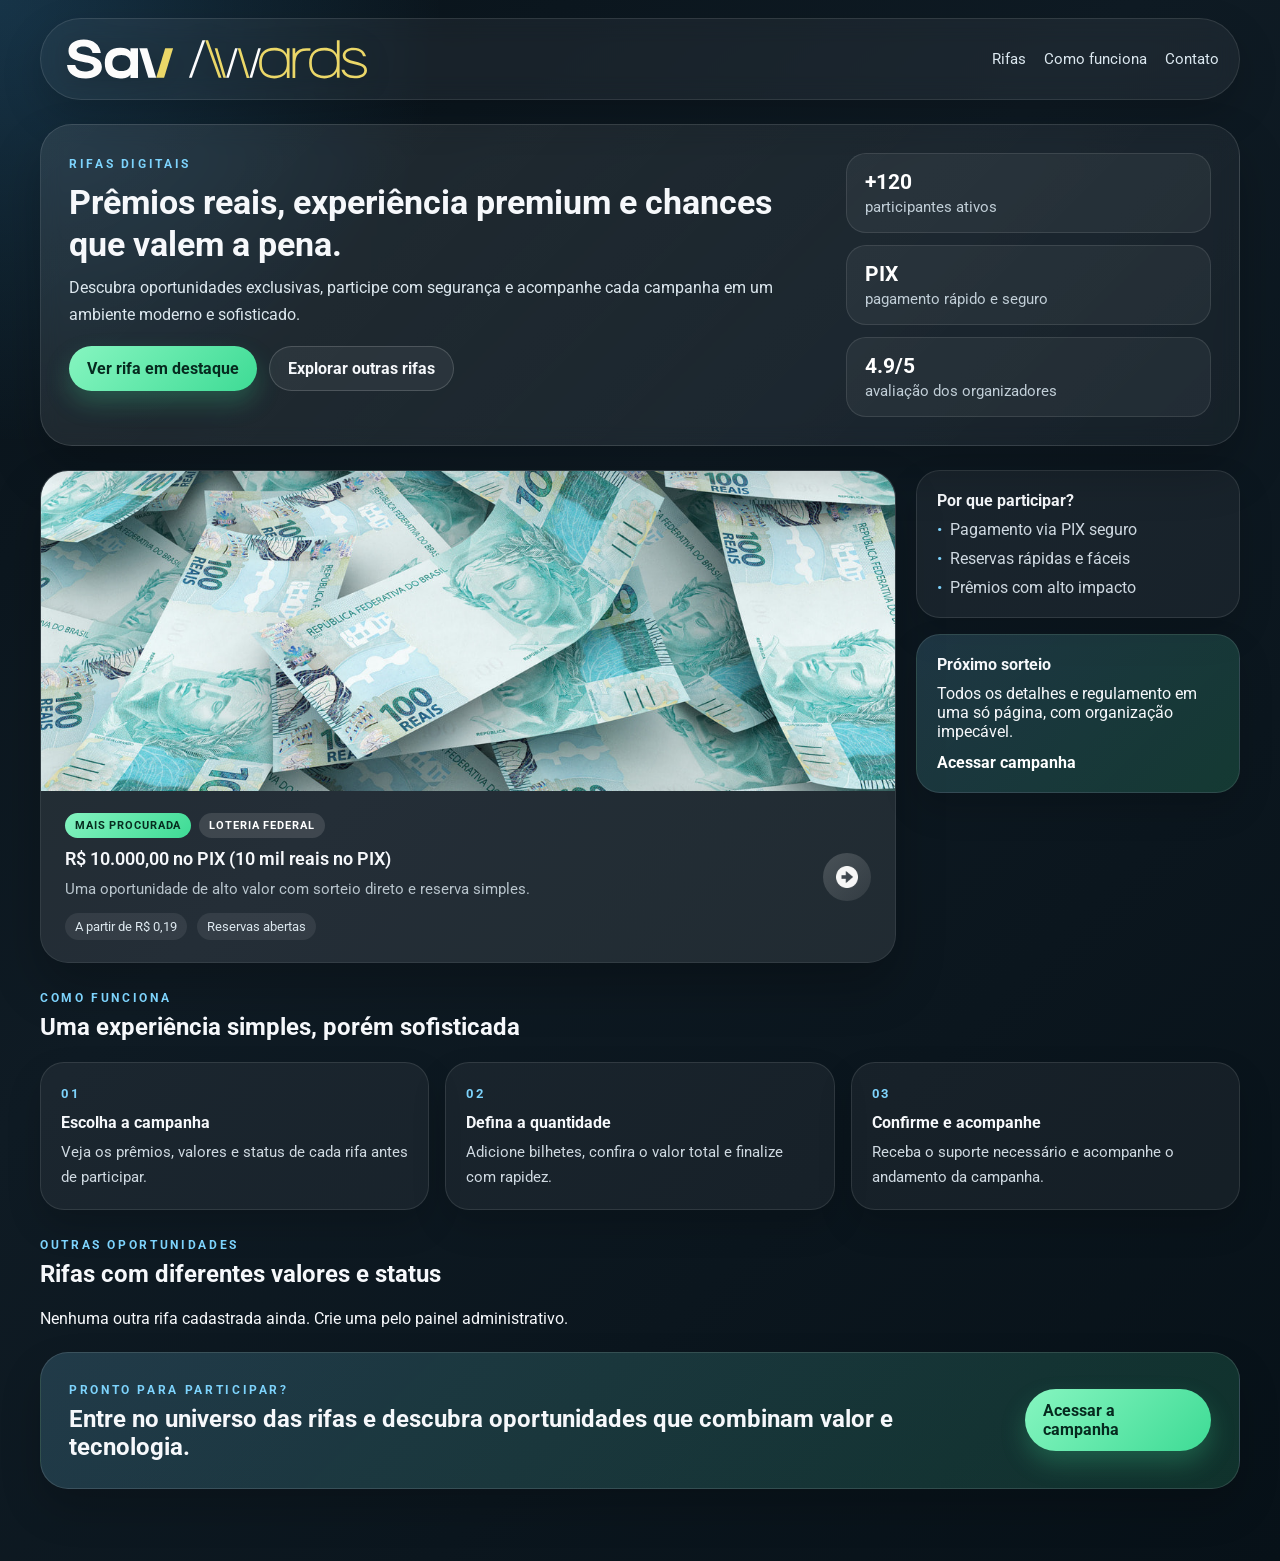
<file: index.html>
<!DOCTYPE html>
<html lang="pt-br">
<head>
    <meta charset="UTF-8">
    <meta http-equiv="X-UA-Compatible" content="IE=edge">
    <meta name="viewport" content="width=device-width, initial-scale=1.0">
    <title>SAV AWARDS | Rifa digital</title>
    <link rel="stylesheet" href="./css/home-dark.css">
    <link rel="preconnect" href="https://fonts.googleapis.com">
    <link rel="preconnect" href="https://fonts.gstatic.com" crossorigin>
    <link href="https://fonts.googleapis.com/css2?family=Roboto:ital,wght@0,100;0,300;0,400;0,500;0,700;0,900;1,100;1,300;1,400;1,500;1,700;1,900&display=swap" rel="stylesheet">
</head>

<body>
    <header>
        <div class="top-bar">
            <div class="logo">
                <a href="#">
                    <img src="./images/logo.svg" alt="Logo" draggable="false">
                </a>
            </div>
            <nav class="header-links">
                <a href="#rifas">Rifas</a>
                <a href="#como-funciona">Como funciona</a>
                <a href="#contato">Contato</a>
            </nav>
        </div>
    </header>

    <main>
        <div class="main-container">
            <section class="page-intro">
                <div class="hero-copy">
                    <p class="eyebrow">Rifas digitais</p>
                    <h1>Prêmios reais, experiência premium e chances que valem a pena.</h1>
                    <p>Descubra oportunidades exclusivas, participe com segurança e acompanhe cada campanha em um ambiente moderno e sofisticado.</p>
                    <div class="hero-actions">
                        <a class="primary-btn" href="./raffle.html">Ver rifa em destaque</a>
                        <a class="secondary-btn" href="#rifas">Explorar outras rifas</a>
                    </div>
                </div>
                <div class="hero-stats">
                    <div class="stat-card">
                        <strong>+120</strong>
                        <span>participantes ativos</span>
                    </div>
                    <div class="stat-card">
                        <strong>PIX</strong>
                        <span>pagamento rápido e seguro</span>
                    </div>
                    <div class="stat-card">
                        <strong>4.9/5</strong>
                        <span>avaliação dos organizadores</span>
                    </div>
                </div>
            </section>

            <section id="rifas" class="featured-grid">
                <div class="main-raffle" id="main-raffle">
                    <div class="main-image">
                        <img id="main-raffle-image" src="./images/banners/money.jpg" alt="Rifa em Destaque">
                    </div>
                    <div class="info">
                        <a id="main-raffle-link" href="./raffle.html">
                            <div class="main-description">
                                <div class="chip-row">
                                    <span class="chip chip-live">Mais procurada</span>
                                    <span class="chip chip-dark">Loteria Federal</span>
                                </div>
                                <h4 id="main-raffle-title">R$ 10.000,00 no PIX (10 mil reais no PIX)</h4>
                                <p id="main-raffle-description">Uma oportunidade de alto valor com sorteio direto e reserva simples.</p>
                                <div class="meta-row">
                                    <span class="meta-pill" id="main-raffle-price">A partir de R$ 0,19</span>
                                    <span class="meta-pill">Reservas abertas</span>
                                </div>
                            </div>
                            <div class="go-to">
                                <img src="./images/icons/right-arrow-icon.png" alt="Acessar" draggable="false">
                            </div>
                        </a>
                    </div>
                </div>

                <aside class="feature-panel">
                    <div class="panel-card">
                        <h3>Por que participar?</h3>
                        <ul>
                            <li>Pagamento via PIX seguro</li>
                            <li>Reservas rápidas e fáceis</li>
                            <li>Prêmios com alto impacto</li>
                        </ul>
                    </div>
                    <div class="panel-card accent">
                        <h3>Próximo sorteio</h3>
                        <p>Todos os detalhes e regulamento em uma só página, com organização impecável.</p>
                        <a href="./raffle.html">Acessar campanha</a>
                    </div>
                </aside>
            </section>

            <section id="como-funciona" class="steps-section">
                <div class="section-heading">
                    <p class="eyebrow">Como funciona</p>
                    <h2>Uma experiência simples, porém sofisticada</h2>
                </div>
                <div class="steps-grid">
                    <div class="step-card">
                        <span>01</span>
                        <h3>Escolha a campanha</h3>
                        <p>Veja os prêmios, valores e status de cada rifa antes de participar.</p>
                    </div>
                    <div class="step-card">
                        <span>02</span>
                        <h3>Defina a quantidade</h3>
                        <p>Adicione bilhetes, confira o valor total e finalize com rapidez.</p>
                    </div>
                    <div class="step-card">
                        <span>03</span>
                        <h3>Confirme e acompanhe</h3>
                        <p>Receba o suporte necessário e acompanhe o andamento da campanha.</p>
                    </div>
                </div>
            </section>

            <section class="other-raffles">
                <div class="section-heading">
                    <p class="eyebrow">Outras oportunidades</p>
                    <h2>Rifas com diferentes valores e status</h2>
                </div>
                <div class="raffle-list" id="other-raffles-list">
                    <!-- Preenchido dinamicamente pelo js/store.js -->
                </div>
            </section>

            <section id="contato" class="cta-card">
                <div>
                    <p class="eyebrow">Pronto para participar?</p>
                    <h2>Entre no universo das rifas e descubra oportunidades que combinam valor e tecnologia.</h2>
                </div>
                <a class="primary-btn" href="./raffle.html">Acessar a campanha</a>
            </section>
        </div>
    </main>

    <script src="./js/store.js"></script>
    <script>
        (function () {
            var raffles = Store.getRaffles();
            var featured = Store.getFeaturedRaffle();
            var others = raffles.filter(function (r) { return !featured || r.id !== featured.id; });

            if (featured) {
                document.getElementById('main-raffle-image').src = featured.image;
                document.getElementById('main-raffle-title').textContent = featured.title;
                document.getElementById('main-raffle-description').textContent = featured.description;
                document.getElementById('main-raffle-price').textContent = 'A partir de ' + Store.formatBRL(featured.ticketValue);
                document.getElementById('main-raffle-link').href = './raffle.html?id=' + featured.id;
            }

            var list = document.getElementById('other-raffles-list');
            list.innerHTML = '';

            if (others.length === 0) {
                list.innerHTML = '<p class="empty-state">Nenhuma outra rifa cadastrada ainda. Crie uma pelo painel administrativo.</p>';
                return;
            }

            others.forEach(function (raffle) {
                var card = document.createElement('div');
                card.className = 'info sc';
                card.innerHTML =
                    '<a href="./raffle.html?id=' + raffle.id + '">' +
                        '<div class="group-info">' +
                            '<div class="raffle-image"><img src="' + raffle.image + '" alt="Rifa"></div>' +
                            '<div class="main-description">' +
                                '<h4>' + raffle.title + '</h4>' +
                                '<p>' + raffle.description + '</p>' +
                                '<div class="available">Adquira já!</div>' +
                            '</div>' +
                        '</div>' +
                        '<div class="go-to"><img src="./images/icons/right-arrow-icon.png" alt="Acessar" draggable="false"></div>' +
                    '</a>';
                list.appendChild(card);
            });
        })();
    </script>
</body>
</html>
</file>
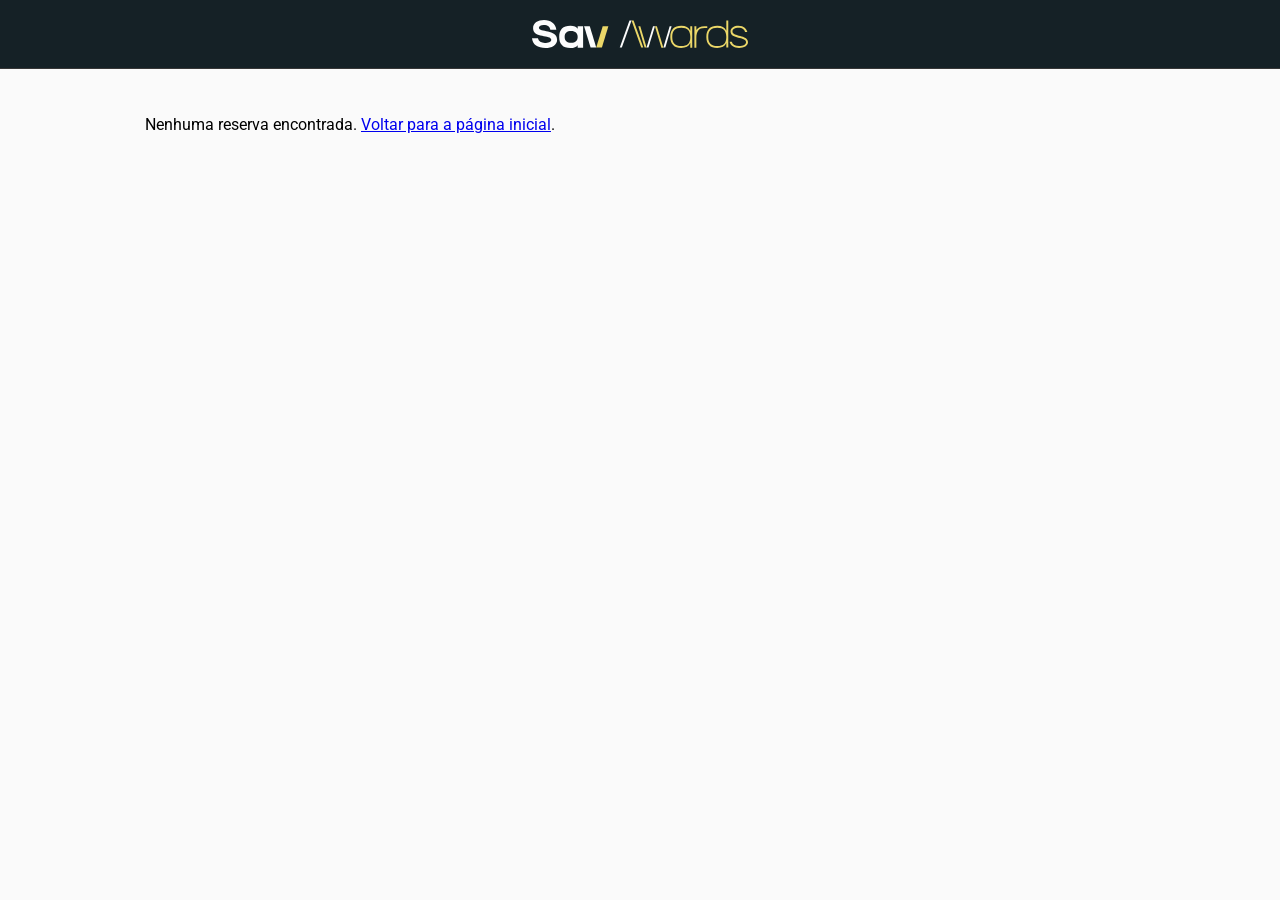
<file: review.html>
<!DOCTYPE html>
<html lang="pt-br">
<head>
    <meta charset="UTF-8">
    <meta http-equiv="X-UA-Compatible" content="IE=edge">
    <meta name="viewport" content="width=device-width, initial-scale=1.0">
    <title>SAV AWARDS | Review</title>
    <link rel="stylesheet" href="./css/review.css">
    <link rel="preconnect" href="https://fonts.googleapis.com">
    <link rel="preconnect" href="https://fonts.gstatic.com" crossorigin>
    <link href="https://fonts.googleapis.com/css2?family=Roboto:ital,wght@0,100;0,300;0,400;0,500;0,700;0,900;1,100;1,300;1,400;1,500;1,700;1,900&display=swap" rel="stylesheet">
</head>

<body>
    
    <!-- Header -->
    <header>
        <div class="logo">
            <a href="#">
                <img src="./images/logo.svg" alt="Logo" draggable="false">
            </a>
        </div>
    </header>
    <!-- Header -->

    <!-- Content -->
    <main>
        <div class="main-container">
            <div class="checkout-list" id="checkout-list">
                <div class="information-list">
                    <div class="info">
                        <span>Nome:</span>
                        <b id="review-name"></b>
                    </div>
                    <div class="info">
                        <span>Email:</span>
                        <b id="review-email"></b>
                    </div>
                    <div class="info">
                        <span>Telefone/WhatsApp:</span>
                        <b id="review-phone"></b>
                    </div>
                    <div class="info">
                        <span>Quantidade de bilhetes:</span>
                        <b id="review-quantity"></b>
                    </div>
                    <div id="see-tickets" class="see-tickets">
                        <span>ver bilhetes</span>
                    </div>
                    <div id="ticket-numbers" class="ticket-numbers">
                        <!-- Preenchido dinamicamente -->
                    </div>
                </div>
            </div>
            <p id="no-order-message" style="display:none;">Nenhuma reserva encontrada. <a href="./index.html">Voltar para a página inicial</a>.</p>
            <a href="./transaction_pix.html" class="purchase" id="pay-pix-link">
                <span>Pagar com o PIX</span>
            </a>
        </div>
    </main>
    <!-- Content -->

    <script src="./js/store.js"></script>
    <script>
        var order = Store.getLastOrder();

        if (!order) {
            document.getElementById('checkout-list').style.display = 'none';
            document.getElementById('pay-pix-link').style.display = 'none';
            document.getElementById('no-order-message').style.display = 'block';
        } else {
            document.getElementById('review-name').textContent = order.fullName;
            document.getElementById('review-email').textContent = order.email;
            document.getElementById('review-phone').textContent = order.phone;
            document.getElementById('review-quantity').textContent = order.quantity;

            var ticketNumbersContainer = document.getElementById('ticket-numbers');
            order.ticketNumbers.forEach(function (number) {
                var p = document.createElement('p');
                p.textContent = number;
                ticketNumbersContainer.appendChild(p);
            });
        }
    </script>
    <script src="./js/see-tickets.js"></script>
</body>
</html>
</file>
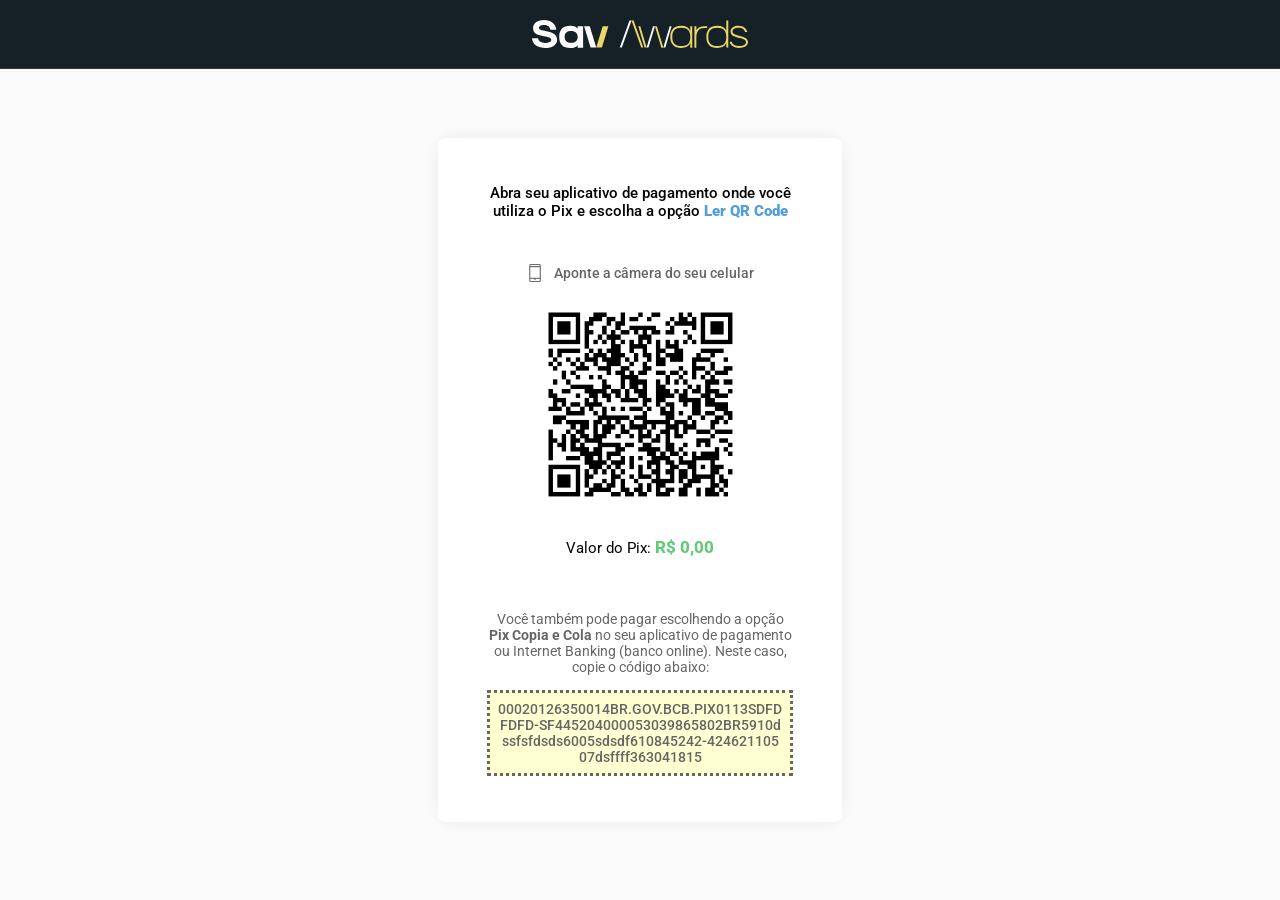
<file: transaction_pix.html>
<!DOCTYPE html>
<html lang="pt-br">
<head>
    <meta charset="UTF-8">
    <meta http-equiv="X-UA-Compatible" content="IE=edge">
    <meta name="viewport" content="width=device-width, initial-scale=1.0">
    <title>SAV AWARDS | Pix</title>
    <link rel="stylesheet" href="./css/transaction_pix.css">
    <link rel="preconnect" href="https://fonts.googleapis.com">
    <link rel="preconnect" href="https://fonts.gstatic.com" crossorigin>
    <link href="https://fonts.googleapis.com/css2?family=Roboto:ital,wght@0,100;0,300;0,400;0,500;0,700;0,900;1,100;1,300;1,400;1,500;1,700;1,900&display=swap" rel="stylesheet">
</head>

<body>
    
    <!-- Header -->
    <header>
        <div class="logo">
            <a href="#">
                <img src="./images/logo.svg" alt="Logo" draggable="false">
            </a>
        </div>
    </header>
    <!-- Header -->
    <main>
        <div class="pix-container">
            <div class="payment">
                <p>Abra seu aplicativo de pagamento onde você utiliza o Pix e escolha a opção <b>Ler QR Code</b></p>
                <div class="qrcode-info">
                    <img src="./images/icons/cellphone-icon.svg" draggable="false">
                    <span>Aponte a câmera do seu celular</span>
                </div>
                <div class="qrcode">
                    <img src="[data-uri]" alt="QR CODE">
                </div>
                <div class="pix-value">
                    <span>Valor do Pix:</span>
                    <strong id="pix-value">R$ 0,00</strong>
                </div>
                <div id="copy-mobile" class="pix-copy-mobile">
                    <img src="./images/icons/copy-icon.svg" alt="Copiar" draggable="false">
                    <span>Copiar código</span>
                </div>
                <div class="pix-copy-and-past">
                    <span>Você também pode pagar escolhendo a opção <b>Pix Copia e Cola</b> no seu aplicativo de pagamento ou Internet Banking (banco online). Neste caso, copie o código abaixo:</span>
                    <div class="qrcode-text">
                        <img id="copy" src="./images/icons/copy-icon.svg" alt="Copiar" draggable="false">
                        <div id="copied-code">Código copiado.</div>
                        <p id="qrcode-text">00020126350014BR.GOV.BCB.PIX0113SDFDFDFD-SF445204000053039865802BR5910dssfsfdsds6005sdsdf610845242-42462110507dsffff363041815</p>
                    </div>
                </div>
            </div>
        </div>
    </main>

    <script src="./js/store.js"></script>
    <script>
        // Mostra o valor real da compra que a pessoa acabou de fazer.
        // O QR Code e o código "copia e cola" abaixo AINDA são fixos/fictícios —
        // isso só vai virar um Pix de verdade quando o backend com um provedor
        // de pagamento (Mercado Pago, Asaas etc.) for implementado.
        var order = Store.getLastOrder();
        if (order) {
            document.getElementById('pix-value').textContent = Store.formatBRL(order.total);
        }

        // Copy qrcode
        document.getElementById('copy').addEventListener('click', copyText);
        document.getElementById('copy-mobile').addEventListener('touchstart', copyText);
    
        function copyText() {
            var qrcodeText = document.getElementById('qrcode-text');
            var copiedCodeBox = document.getElementById('copied-code');
            
            navigator.clipboard.writeText(qrcodeText.textContent).then(function() {
                qrcodeText.style.filter = 'blur(1px)';
                copiedCodeBox.style.visibility = 'visible';
                copiedCodeBox.style.opacity = '0.9';
                copiedCodeBox.style.transition = 'all 0.3s';
            
                // remove style after 2s
                setTimeout(function() {
                    qrcodeText.style.filter = '';
                    copiedCodeBox.style.visibility = '';
                    copiedCodeBox.style.opacity = '';
                }, 1000);
            });
        }
    </script>
</body>
</html>
</file>
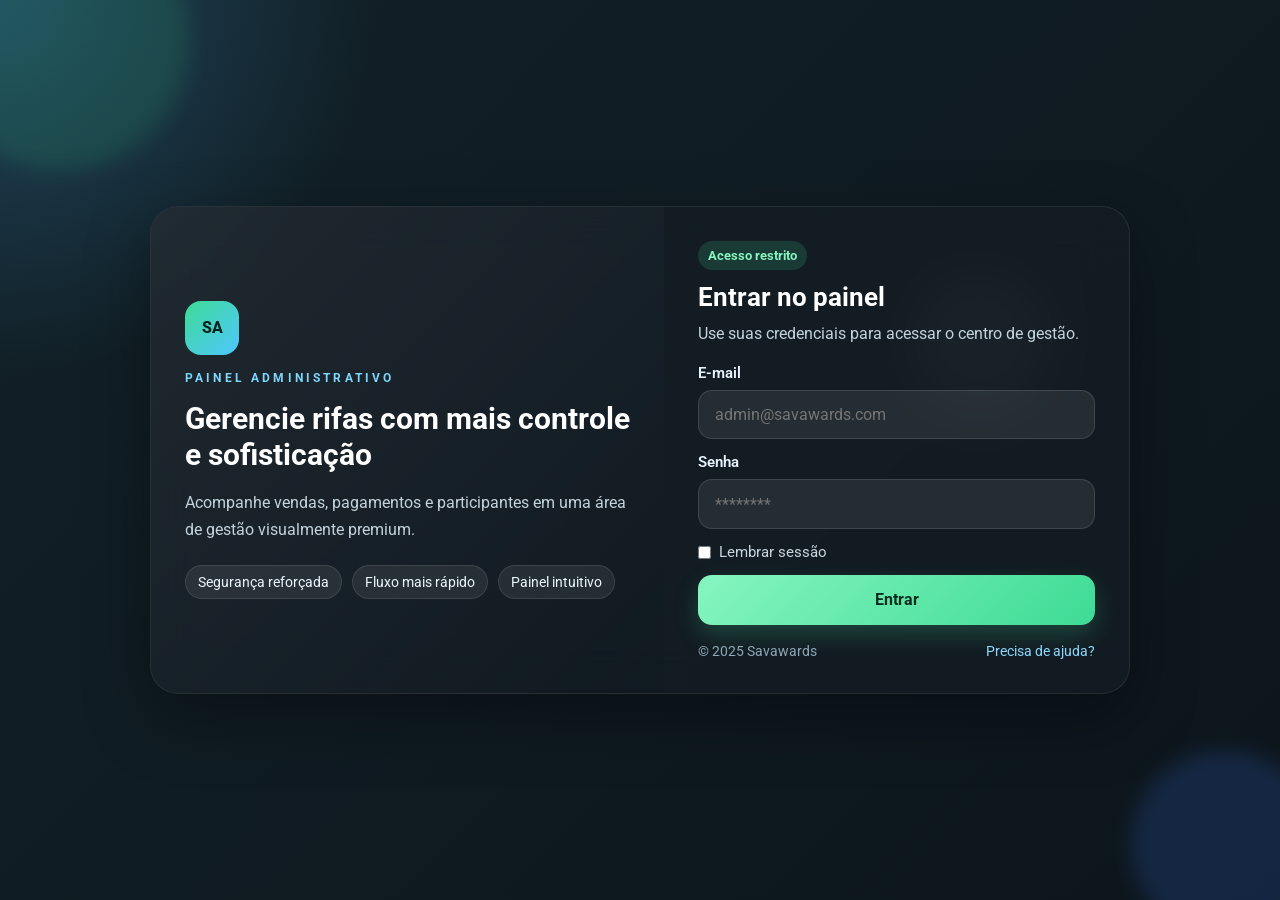
<file: admin_dashboard/configuration.html>
<!DOCTYPE html>
<html lang="pt-BR">

<head>
  <meta charset="UTF-8"/>
  <meta name="viewport" content="width=device-width, initial-scale=1.0"/>
  <title>Configurações</title>
  <link rel="preconnect" href="https://fonts.googleapis.com">
  <link rel="preconnect" href="https://fonts.gstatic.com" crossorigin>
  <link href="https://fonts.googleapis.com/css2?family=Roboto:ital,wght@0,100;0,300;0,400;0,500;0,700;0,900;1,100;1,300;1,400;1,500;1,700;1,900&display=swap" rel="stylesheet">
  <link rel="stylesheet" href="../css/admin_dashboard/configuration.css">
<script src="../js/admin-auth.js"></script>
<script>AdminAuth.requireLogin("login.html");</script>
</head>

<body>
  <div class="page-shell">
    <section class="hero-panel">
      <div>
        <p class="eyebrow">Configurações</p>
        <h1>Controle a aparência e a operação da sua plataforma</h1>
        <p>Personalize identidade, comunicação e disponibilidade em um painel moderno e profissional.</p>
      </div>
      <div class="hero-badges">
        <span>⚙️ Ajustes completos</span>
        <span>✨ Visual premium</span>
        <span>📈 Mais autoridade</span>
      </div>
    </section>

    <div class="content-grid">
      <section class="panel-main">
        <div class="panel-heading">
          <h2>Preferências principais</h2>
          <p>Defina os dados centrais da sua vitrine e da experiência do usuário.</p>
        </div>

        <form id="settingsForm" onsubmit="saveSettings(event)">
          <div class="form-group">
            <label for="siteName">Nome do Site</label>
            <input type="text" id="siteName" placeholder="Ex: Rifa Premiada">
          </div>

          <div class="form-group">
            <label for="contactEmail">Email de Contato</label>
            <input type="email" id="contactEmail" placeholder="Ex: contato@rifapremiada.com">
          </div>

          <div class="form-group">
            <label for="status">Status da Plataforma</label>
            <select id="status">
              <option value="ativo">Ativo</option>
              <option value="inativo">Inativo</option>
            </select>
          </div>

          <div class="form-group">
            <label for="welcomeText">Texto de boas-vindas</label>
            <textarea id="welcomeText" rows="4" placeholder="Escreva uma mensagem para os visitantes da plataforma"></textarea>
          </div>

          <div class="form-actions">
            <button type="submit" class="save-btn">Salvar Configurações</button>
          </div>
        </form>
      </section>

      <aside class="panel-side">
        <div class="summary-card">
          <h3>Resumo da operação</h3>
          <ul>
            <li>Identidade visual forte e organizada.</li>
            <li>Mais confiança para os usuários.</li>
            <li>Configuração centralizada e moderna.</li>
          </ul>
        </div>

        <div class="tips-card">
          <h3>Dicas rápidas</h3>
          <p>Use um nome claro, um e-mail profissional e mantenha a plataforma sempre ativa para gerar mais conversão.</p>
        </div>
      </aside>
    </div>
  </div>

  <script>
    function saveSettings(e) {
      e.preventDefault();

      const nome = document.getElementById("siteName").value;
      const email = document.getElementById("contactEmail").value;
      const status = document.getElementById("status").value;

      console.log("Configurações salvas:");
      console.log("Nome do Site:", nome);
      console.log("Email:", email);
      console.log("Status:", status);

      alert("Configurações salvas com sucesso!");
    }
  </script>
</body>

</html>
</file>
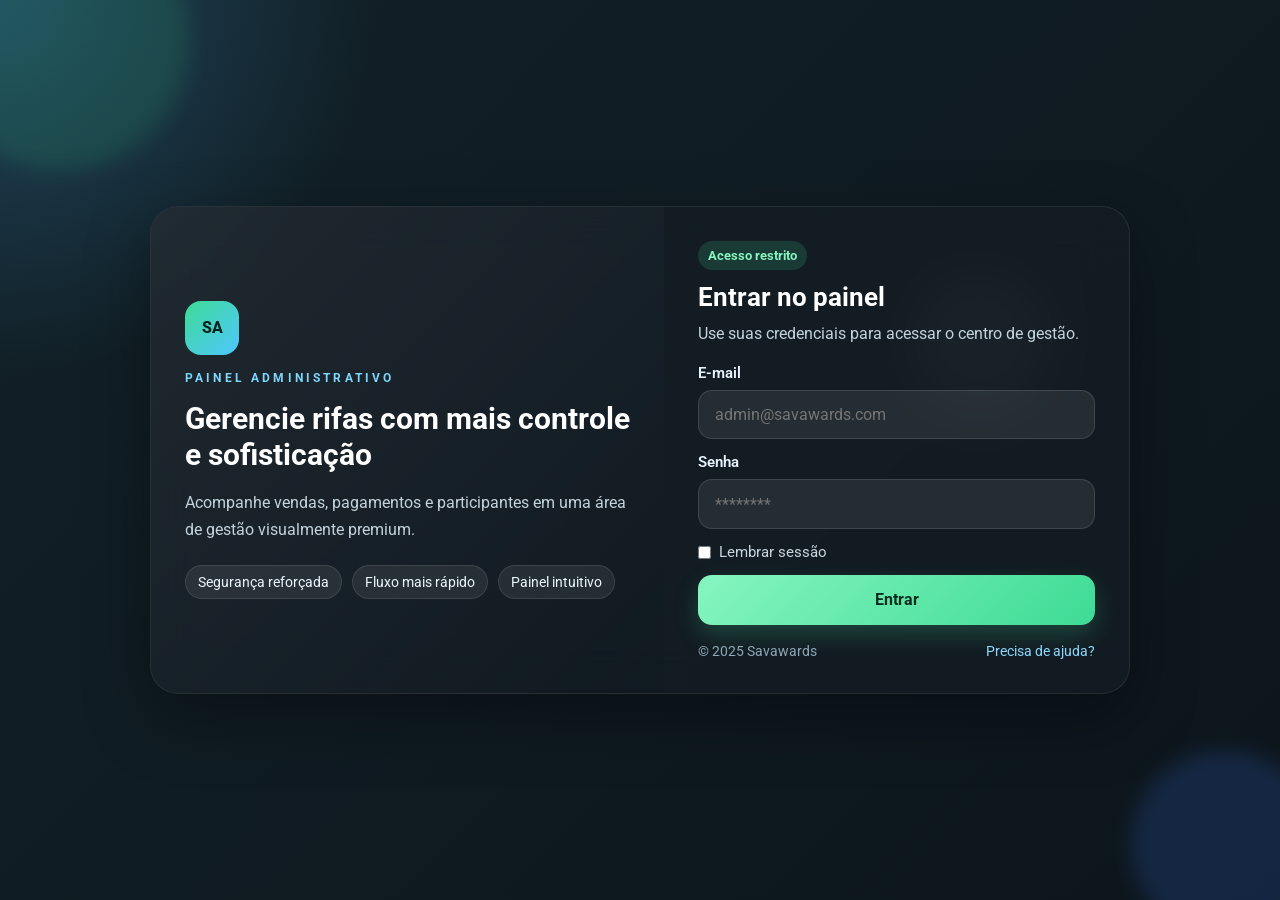
<file: admin_dashboard/create-raffle.html>
<!DOCTYPE html>
<html lang="pt-BR">

<head>
  <meta charset="UTF-8"/>
  <meta name="viewport" content="width=device-width, initial-scale=1.0"/>
  <title>Criar Nova Rifa</title>
  <link rel="preconnect" href="https://fonts.googleapis.com">
  <link rel="preconnect" href="https://fonts.gstatic.com" crossorigin>
  <link href="https://fonts.googleapis.com/css2?family=Roboto:ital,wght@0,100;0,300;0,400;0,500;0,700;0,900;1,100;1,300;1,400;1,500;1,700;1,900&display=swap" rel="stylesheet">
  <link rel="stylesheet" href="../css/admin_dashboard/create-raffle.css">
<script src="../js/admin-auth.js"></script>
<script>AdminAuth.requireLogin("login.html");</script>
<script src="../js/store.js"></script>
</head>

<body>
  <div class="page-shell">
    <section class="hero-panel">
      <div>
        <p class="eyebrow">Criar campanha</p>
        <h1>Monte uma rifa com visual forte e pronta para vender</h1>
        <p>Organize os dados principais, mídia, pagamento e contato em uma experiência bem mais elegante.</p>
      </div>
      <div class="hero-badges">
        <span>📸 Foto do produto</span>
        <span>💳 Várias formas de pagamento</span>
        <span>⚡ Fluxo profissional</span>
      </div>
    </section>

    <div class="content-grid">
      <section class="panel-main">
        <div class="panel-heading">
          <h2>Dados da campanha</h2>
          <p>Preencha os campos abaixo para publicar uma rifa com identidade premium.</p>
        </div>

        <form>
          <div class="form-group">
            <label for="raffle-name">Nome da Rifa</label>
            <input type="text" id="raffle-name" name="raffle_name" placeholder="Ex: iPhone 15 Pro Max" required>
          </div>

          <div class="form-group">
            <label for="raffle-description">Descrição</label>
            <textarea id="raffle-description" name="raffle_description" placeholder="Conte o que torna essa rifa atrativa" required></textarea>
          </div>

          <div class="form-row">
            <div class="form-group">
              <label for="raffle-image">Imagem da Rifa</label>
              <label class="upload-card" for="raffle-image">
                <span class="upload-icon">📷</span>
                <span class="upload-text">Escolher arquivo</span>
              </label>
              <input type="file" id="raffle-image" name="raffle_image" accept="image/*"
                onchange="previewImage(this, 'raffle-image-preview')">
              <img id="raffle-image-preview" class="preview-img" style="display:none;">
            </div>

            <div class="form-group">
              <label for="ticket-quantity">Quantidade de Números</label>
              <input type="number" id="ticket-quantity" name="ticket_quantity" min="1" required>
            </div>

            <div class="form-group">
              <label for="ticket-price">Valor por Número (R$)</label>
              <input type="number" id="ticket-price" name="ticket_price" step="0.01" required>
            </div>
          </div>

          <div class="form-group checkbox-group">
            <label>
              <input type="checkbox" id="show-leaderboard" name="show_leaderboard" checked>
              Exibir classificação dos colaboradores
            </label>
          </div>

          <div class="form-group">
            <label>Métodos de Pagamento</label>
            <div class="payment-options">
              <label><input type="checkbox" name="payment_pix" checked> Pix</label>
              <label><input type="checkbox" name="payment_card"> Cartão de Crédito</label>
              <label><input type="checkbox" name="payment_boleto"> Boleto</label>
            </div>
          </div>

          <div class="form-row">
            <div class="form-group">
              <label for="organizer-name">Nome do Organizador</label>
              <input type="text" id="organizer-name" name="organizer_name" placeholder="Nome do responsável" required>
            </div>

            <div class="form-group">
              <label for="organizer-photo">Foto do Organizador</label>
              <label class="upload-card" for="organizer-photo">
                <span class="upload-icon">🖼️</span>
                <span class="upload-text">Escolher arquivo</span>
              </label>
              <input type="file" id="organizer-photo" name="organizer_photo" accept="image/*"
                onchange="previewImage(this, 'organizer-photo-preview')">
              <img id="organizer-photo-preview" class="preview-img" style="display:none;">
            </div>
          </div>

          <div class="form-group">
            <label>Links de Contato (opcional)</label>
            <div class="social">
              <input type="url" name="whatsapp_link" placeholder="Link do WhatsApp">
              <input type="url" name="telegram_link" placeholder="Link do Telegram">
              <input type="url" name="instagram_link" placeholder="Link do Instagram">
            </div>
          </div>

          <div class="form-actions">
            <button type="submit">Criar Rifa</button>
          </div>
        </form>
      </section>

      <aside class="panel-side">
        <div class="preview-card">
          <div class="preview-top">
            <span class="badge">Pré-visualização</span>
            <span class="badge alt">Ao vivo</span>
          </div>
          <div class="preview-cover"></div>
          <div class="preview-body">
            <h3>Campanha em destaque</h3>
            <p>Seu produto aparecerá aqui com um visual elegante e preparado para atrair participantes.</p>
          </div>
        </div>

        <div class="tips-card">
          <h3>Dicas rápidas</h3>
          <ul>
            <li>Use uma imagem de boa qualidade do produto.</li>
            <li>Defina um preço claro por número.</li>
            <li>Mantenha a descrição objetiva e persuasiva.</li>
          </ul>
        </div>
      </aside>
    </div>
  </div>

  <script>
    function previewImage(input, previewId) {
      const preview = document.getElementById(previewId);
      const file = input.files[0];
      if (file) {
        const reader = new FileReader();
        reader.onload = function (e) {
          preview.src = e.target.result;
          preview.style.display = 'block';
        };
        reader.readAsDataURL(file);
      }
    }

    document.querySelector('form').addEventListener('submit', function (e) {
      e.preventDefault();

      var title = document.getElementById('raffle-name').value.trim();
      var description = document.getElementById('raffle-description').value.trim();
      var qty = parseInt(document.getElementById('ticket-quantity').value, 10);
      var price = parseFloat(document.getElementById('ticket-price').value);

      if (!title || !description || isNaN(qty) || qty <= 0 || isNaN(price) || price <= 0) {
        alert('Preencha nome, descrição, quantidade de números e valor por número corretamente.');
        return;
      }

      var imagePreview = document.getElementById('raffle-image-preview');
      var image = (imagePreview.src && imagePreview.style.display !== 'none') ? imagePreview.src : './images/banners/money.jpg';

      Store.saveRaffle({
        title: title,
        description: description,
        image: image,
        ticketValue: price,
        totalTickets: qty,
        ranking: document.getElementById('show-leaderboard').checked,
        organizerName: document.getElementById('organizer-name').value.trim(),
        support: document.querySelector('[name="whatsapp_link"]').value.trim(),
        telegram: document.querySelector('[name="telegram_link"]').value.trim(),
        instagram: document.querySelector('[name="instagram_link"]').value.trim()
      });

      window.location.href = './list-raffles.html';
    });
  </script>
</body>
</html>
</file>
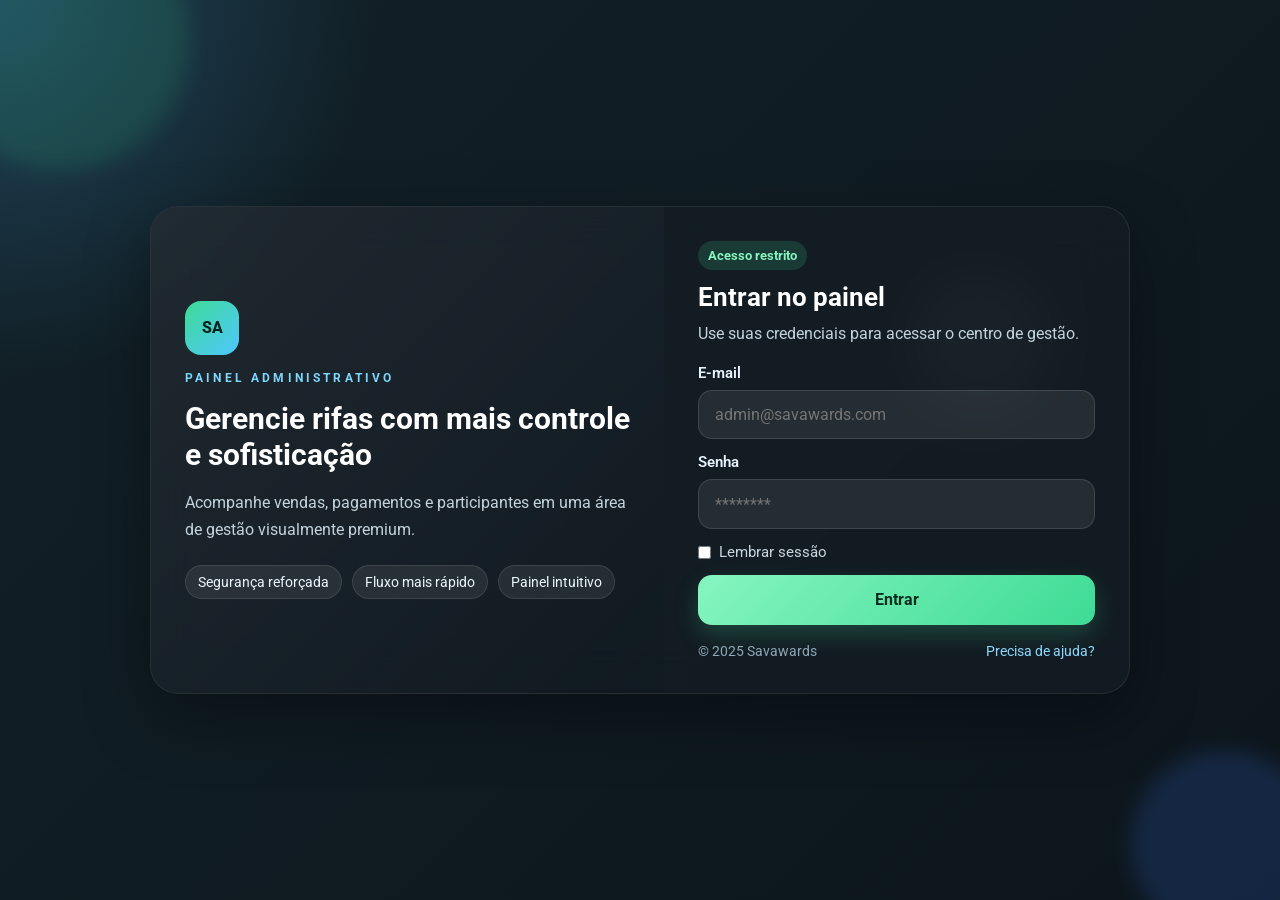
<file: admin_dashboard/dashboard-admin.html>
<!DOCTYPE html>
<html lang="pt-BR">

<head>
  <meta charset="UTF-8"/>
  <meta name="viewport" content="width=device-width, initial-scale=1.0"/>
  <title>Admin - Savawards</title>
  <link rel="preconnect" href="https://fonts.googleapis.com">
  <link rel="preconnect" href="https://fonts.gstatic.com" crossorigin>
  <link href="https://fonts.googleapis.com/css2?family=Roboto:ital,wght@0,100;0,300;0,400;0,500;0,700;0,900;1,100;1,300;1,400;1,500;1,700;1,900&display=swap" rel="stylesheet">
  <link rel="stylesheet" href="../css/admin_dashboard/dashboard-admin.css">
<script src="../js/admin-auth.js"></script>
<script>AdminAuth.requireLogin("login.html");</script>
<script src="../js/store.js"></script>
</head>

<body>
  <div class="sidebar">
    <h2>Savawards</h2>
    <ul>
      <li><a href="#">Dashboard</a></li>
      <li><a href="./create-raffle.html">Criar Nova Rifa</a></li>
      <li><a href="./list-raffles.html">Listar Rifas</a></li>
      <li><a href="./participants.html">Participantes</a></li>
      <li><a href="./payments.html">Pagamentos</a></li>
      <li><a href="./prize-draw.html">Sorteios</a></li>
      <li><a href="./configuration.html">Configurações</a></li>
    </ul>
  </div>

  <div class="main">
    <section class="hero-panel">
      <div>
        <p class="eyebrow">Painel administrativo</p>
        <h1>Controle sua operação com mais clareza e impacto</h1>
        <p>Acompanhe campanhas, pagamentos e desempenho em um painel visualmente forte e profissional.</p>
      </div>
      <div class="hero-actions">
        <a href="./create-raffle.html" class="primary-btn">Criar nova rifa</a>
        <a href="./list-raffles.html" class="ghost-btn">Ver rifas</a>
      </div>
    </section>

    <div class="cards">
      <div class="card accent-blue">
        <div class="card-icon">📈</div>
        <h3>Rifas Criadas</h3>
        <p id="stat-raffles">0</p>
        <span>total cadastrado</span>
      </div>
      <div class="card accent-green">
        <div class="card-icon">💸</div>
        <h3>Total em Reservas</h3>
        <p id="stat-revenue">R$ 0,00</p>
        <span>somando todas as reservas</span>
      </div>
      <div class="card accent-purple">
        <div class="card-icon">👥</div>
        <h3>Participantes</h3>
        <p id="stat-participants">0</p>
        <span>reservas feitas no site</span>
      </div>
      <div class="card accent-gold">
        <div class="card-icon">🎁</div>
        <h3>Prêmios Enviados</h3>
        <p>0</p>
        <span>sorteio ainda não implementado</span>
      </div>
    </div>

    <div class="content-grid">
      <section class="section">
        <div class="section-title">
          <h3>Rifas Recentes</h3>
          <a href="./list-raffles.html">Ver tudo</a>
        </div>
        <div class="table-wrapper">
          <table>
            <thead>
              <tr>
                <th>Título</th>
                <th>Preço</th>
                <th>Ingressos</th>
                <th>Status</th>
                <th>Ações</th>
              </tr>
            </thead>
            <tbody id="recent-raffles-body">
            <!-- Preenchido dinamicamente -->
            </tbody>
          </table>
        </div>
      </section>

      <section class="section">
        <div class="section-title">
          <h3>Atividade Recente</h3>
          <a href="./payments.html">Ver pagamentos</a>
        </div>
        <div class="activity-list">
          <div class="activity-item">
            <div class="dot green"></div>
            <div>
              <strong>Lucas Lima</strong>
              <p>Pagamento confirmado para iPhone 14 Pro</p>
            </div>
          </div>
          <div class="activity-item">
            <div class="dot blue"></div>
            <div>
              <strong>Fernanda Alves</strong>
              <p>Novo participante cadastrado na campanha da TV</p>
            </div>
          </div>
          <div class="activity-item">
            <div class="dot gold"></div>
            <div>
              <strong>Rifa PlayStation 5</strong>
              <p>Finalizada e pronta para sorteio</p>
            </div>
          </div>
        </div>
      </section>
    </div>

    <section class="section">
      <div class="section-title">
        <h3>Pagamentos Recentes</h3>
        <a href="./payments.html">Abrir painel</a>
      </div>
      <div class="table-wrapper">
        <table>
          <thead>
            <tr>
              <th>Participante</th>
              <th>Rifa</th>
              <th>Valor</th>
              <th>Status</th>
              <th>Data</th>
            </tr>
          </thead>
          <tbody id="recent-payments-body">
            <!-- Preenchido dinamicamente -->
          </tbody>
        </table>
      </div>
    </section>
  </div>

  <script>
    var raffles = Store.getRaffles();
    var orders = Store.getOrders();

    document.getElementById('stat-raffles').textContent = raffles.length;
    document.getElementById('stat-participants').textContent = orders.length;
    var totalRevenue = orders.reduce(function (sum, o) { return sum + o.total; }, 0);
    document.getElementById('stat-revenue').textContent = Store.formatBRL(totalRevenue);

    var raffleRows = document.getElementById('recent-raffles-body');
    if (raffles.length === 0) {
      raffleRows.innerHTML = '<tr><td colspan="5">Nenhuma rifa cadastrada ainda.</td></tr>';
    } else {
      raffles.slice(-5).reverse().forEach(function (raffle) {
        var tr = document.createElement('tr');
        tr.innerHTML =
          '<td>' + raffle.title + '</td>' +
          '<td>' + Store.formatBRL(raffle.ticketValue) + '</td>' +
          '<td>' + raffle.totalTickets + '</td>' +
          '<td><span class="status active">Ativa</span></td>' +
          '<td><a class="btn" href="./list-raffles.html">Ver</a></td>';
        raffleRows.appendChild(tr);
      });
    }

    var paymentRows = document.getElementById('recent-payments-body');
    if (orders.length === 0) {
      paymentRows.innerHTML = '<tr><td colspan="5">Nenhuma reserva feita ainda.</td></tr>';
    } else {
      orders.slice(-5).reverse().forEach(function (order) {
        var tr = document.createElement('tr');
        tr.innerHTML =
          '<td>' + order.fullName + '</td>' +
          '<td>' + order.raffleTitle + '</td>' +
          '<td>' + Store.formatBRL(order.total) + '</td>' +
          '<td><span class="status pending">Aguardando pagamento</span></td>' +
          '<td>' + Store.formatDate(order.createdAt) + '</td>';
        paymentRows.appendChild(tr);
      });
    }
  </script>
</body>

</html>
</file>
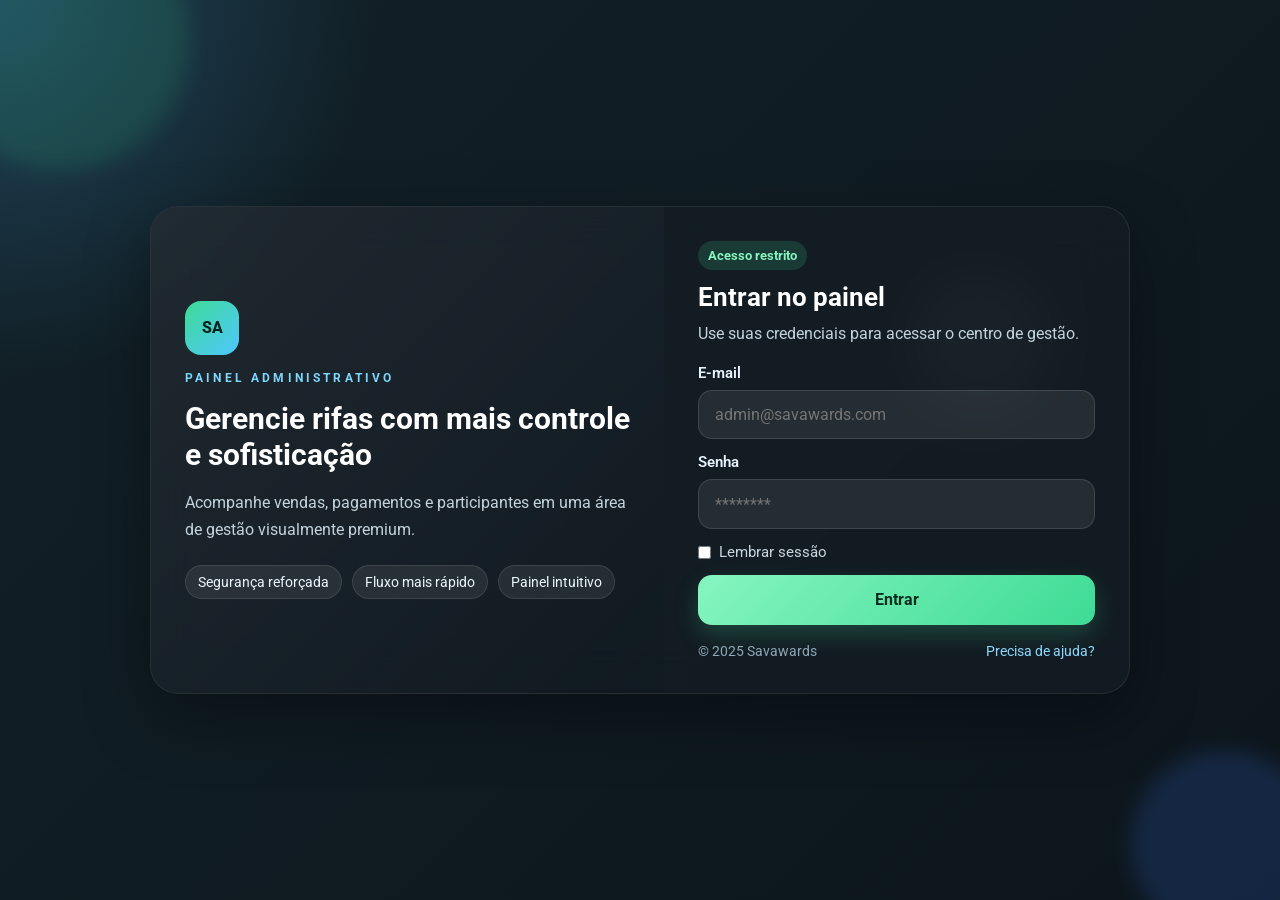
<file: admin_dashboard/list-raffles.html>
<!DOCTYPE html>
<html lang="pt-BR">

<head>
  <meta charset="UTF-8"/>
  <meta name="viewport" content="width=device-width, initial-scale=1.0"/>
  <title>Listar Rifas</title>
  <link rel="preconnect" href="https://fonts.googleapis.com">
  <link rel="preconnect" href="https://fonts.gstatic.com" crossorigin>
  <link href="https://fonts.googleapis.com/css2?family=Roboto:ital,wght@0,100;0,300;0,400;0,500;0,700;0,900;1,100;1,300;1,400;1,500;1,700;1,900&display=swap" rel="stylesheet">
  <link rel="stylesheet" href="../css/admin_dashboard/list-raffles.css">
<script src="../js/admin-auth.js"></script>
<script>AdminAuth.requireLogin("login.html");</script>
<script src="../js/store.js"></script>
</head>

<body>
  <div class="page-shell">
    <section class="hero-panel">
      <div>
        <p class="eyebrow">Gestão de rifas</p>
        <h1>Organize suas campanhas com mais clareza e impacto</h1>
        <p>Acompanhe status, valores e desempenho de cada rifa em uma visão mais moderna.</p>
      </div>
      <a href="./create-raffle.html" class="btn primary">+ Nova Rifa</a>
    </section>

    <div class="stats-grid">
      <div class="stat-card">
        <h3>Ativas</h3>
        <p id="stat-active">0</p>
      </div>
      <div class="stat-card">
        <h3>Encerradas</h3>
        <p>0</p>
      </div>
      <div class="stat-card">
        <h3>Vendas</h3>
        <p id="stat-sales">0</p>
      </div>
    </div>

    <div class="container">
      <div class="top-bar">
        <div>
          <h2>Rifas cadastradas</h2>
          <p>Lista completa das campanhas disponíveis no painel.</p>
        </div>
        <a href="./create-raffle.html" class="btn">+ Nova Rifa</a>
      </div>

      <div class="table-wrapper">
        <table>
          <thead>
            <tr>
              <th>ID</th>
              <th>Título</th>
              <th>Status</th>
              <th>Preço</th>
              <th>Qtd. Números</th>
              <th>Ações</th>
            </tr>
          </thead>
          <tbody id="raffles-table-body">
            <!-- Preenchido dinamicamente -->
          </tbody>
        </table>
      </div>
    </div>
  </div>

  <script>
    var raffles = Store.getRaffles();
    var orders = Store.getOrders();

    document.getElementById('stat-active').textContent = raffles.length;
    document.getElementById('stat-sales').textContent = orders.length;

    var tbody = document.getElementById('raffles-table-body');
    raffles.forEach(function (raffle) {
      var tr = document.createElement('tr');
      tr.innerHTML =
        '<td>' + raffle.id + '</td>' +
        '<td>' + raffle.title + '</td>' +
        '<td><span class="status ativa">Ativa</span></td>' +
        '<td>' + Store.formatBRL(raffle.ticketValue) + '</td>' +
        '<td>' + raffle.totalTickets + '</td>' +
        '<td class="actions"><a href="../raffle.html?id=' + raffle.id + '" class="btn action secondary" target="_blank">Ver</a></td>';
      tbody.appendChild(tr);
    });
  </script>
</body>

</html>
</file>
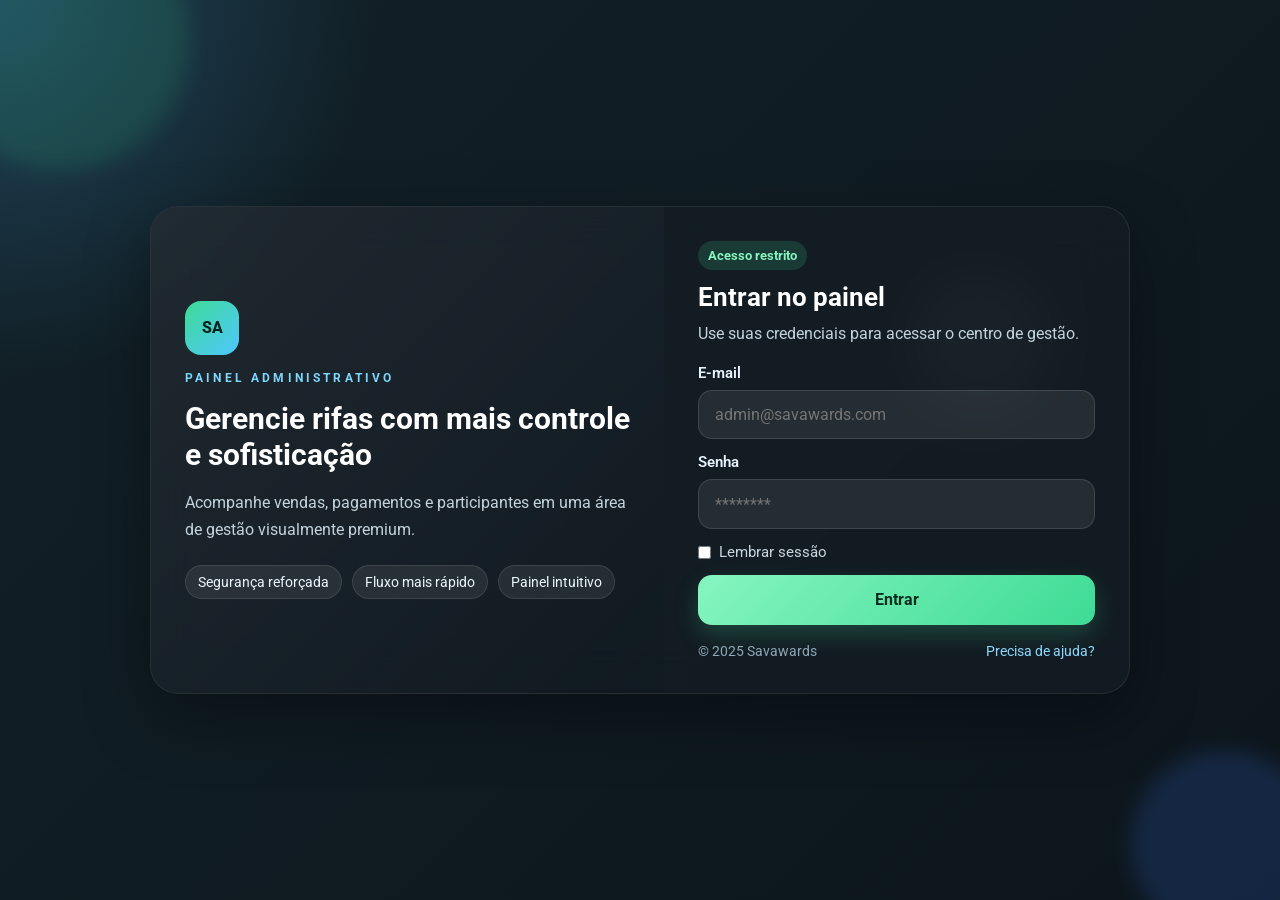
<file: admin_dashboard/login.html>
<!DOCTYPE html>
<html lang="pt-BR">

<head>
  <meta charset="UTF-8"/>
  <meta name="viewport" content="width=device-width, initial-scale=1.0"/>
  <title>Login Admin</title>
  <link rel="preconnect" href="https://fonts.googleapis.com">
  <link rel="preconnect" href="https://fonts.gstatic.com" crossorigin>
  <link href="https://fonts.googleapis.com/css2?family=Roboto:ital,wght@0,100;0,300;0,400;0,500;0,700;0,900;1,100;1,300;1,400;1,500;1,700;1,900&display=swap" rel="stylesheet">
  <link rel="stylesheet" href="../css/admin_dashboard/login.css">

</head>

<body>
  <div class="page-background" aria-hidden="true">
    <div class="orb orb-one"></div>
    <div class="orb orb-two"></div>
    <div class="orb orb-three"></div>
  </div>

  <div class="login-container">
    <div class="brand-panel">
      <div class="brand-badge">SA</div>
      <p class="eyebrow">Painel administrativo</p>
      <h1>Gerencie rifas com mais controle e sofisticação</h1>
      <p class="brand-copy">Acompanhe vendas, pagamentos e participantes em uma área de gestão visualmente premium.</p>

      <div class="highlights">
        <div class="highlight-item">Segurança reforçada</div>
        <div class="highlight-item">Fluxo mais rápido</div>
        <div class="highlight-item">Painel intuitivo</div>
      </div>
    </div>

    <div class="form-panel">
      <div class="top-pill">Acesso restrito</div>
      <h2>Entrar no painel</h2>
      <p class="panel-copy">Use suas credenciais para acessar o centro de gestão.</p>

      <form>
        <div class="form-group">
          <label for="email">E-mail</label>
          <input type="email" id="email" name="email" placeholder="admin@savawards.com" required />
        </div>
        <div class="form-group">
          <label for="senha">Senha</label>
          <input type="password" id="senha" name="senha" placeholder="********" required />
        </div>

        <label class="remember">
          <input type="checkbox" />
          <span>Lembrar sessão</span>
        </label>

        <button type="submit" class="login-btn">Entrar</button>
        <p id="login-error">Senha incorreta.</p>
      </form>

      <div class="footer">
        <span>&copy; 2025 Savawards</span>
        <a href="#">Precisa de ajuda?</a>
      </div>
    </div>
  </div>

  <script src="../js/admin-auth.js"></script>
  <script>
    document.querySelector('.login-container form').addEventListener('submit', function (e) {
      e.preventDefault();
      var email = document.getElementById('email').value;
      var senha = document.getElementById('senha').value;
      var ok = AdminAuth.attemptLogin(email, senha, 'dashboard-admin.html');
      if (!ok) {
        document.getElementById('login-error').style.display = 'block';
      }
    });
  </script>
</body>

</html>
</file>
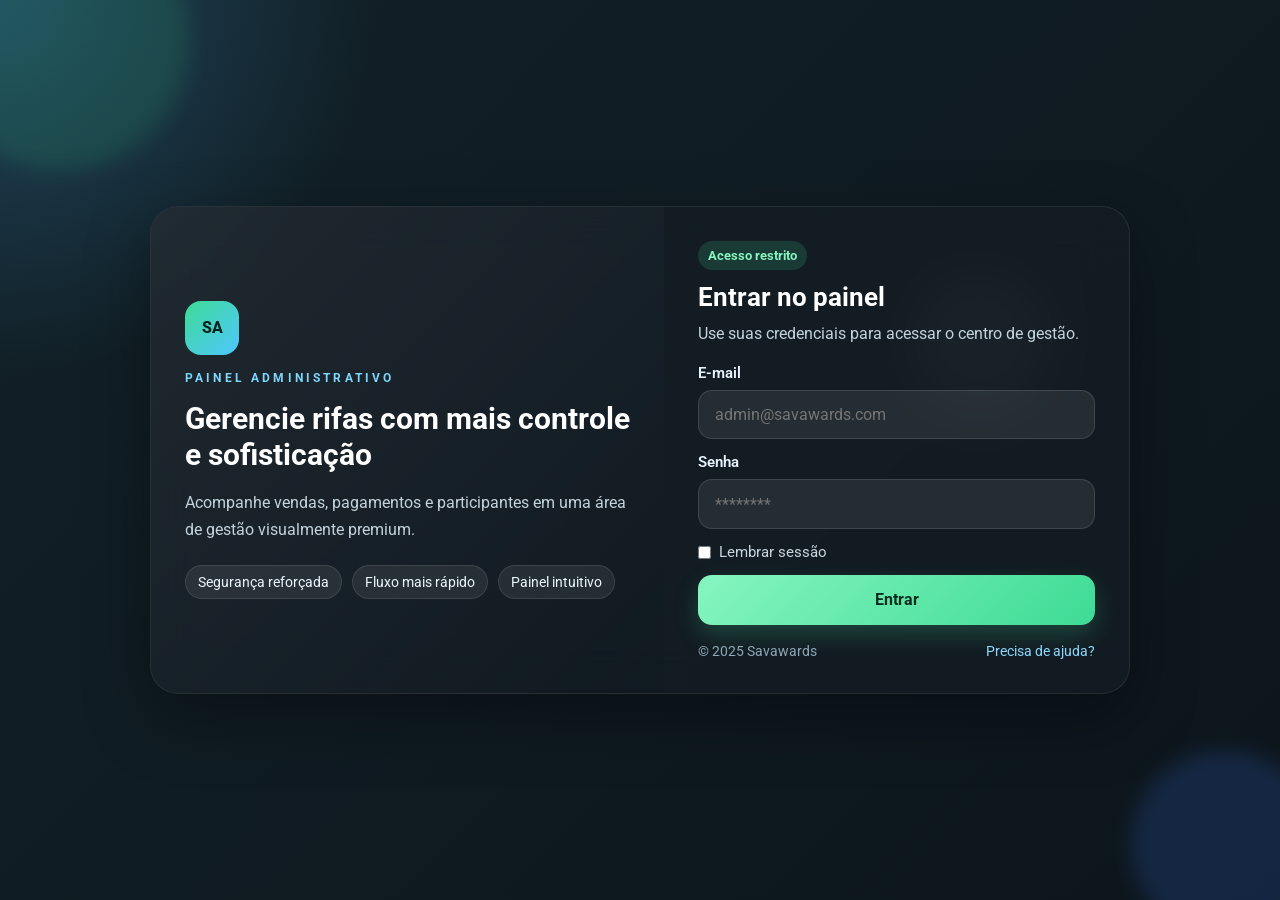
<file: admin_dashboard/participants.html>
<!DOCTYPE html>
<html lang="pt-BR">

<head>
  <script src="../js/admin-auth.js"></script>
  <script>AdminAuth.requireLogin("login.html");</script>
  <meta charset="UTF-8"/>
  <meta name="viewport" content="width=device-width, initial-scale=1.0"/>
  <title>Participantes</title>
  <link rel="preconnect" href="https://fonts.googleapis.com">
  <link rel="preconnect" href="https://fonts.gstatic.com" crossorigin>
  <link href="https://fonts.googleapis.com/css2?family=Roboto:ital,wght@0,100;0,300;0,400;0,500;0,700;0,900;1,100;1,300;1,400;1,500;1,700;1,900&display=swap" rel="stylesheet">
  <link rel="stylesheet" href="../css/admin_dashboard/participants.css">
  <script src="../js/store.js"></script>
</head>

<body>
  <div class="container">
    <h1>Participantes da Rifa</h1>
    <table>
      <thead>
        <tr>
          <th>Nome</th>
          <th>Email</th>
          <th>Rifa</th>
          <th>Status</th>
          <th>Data</th>
          <th>Ação</th>
        </tr>
      </thead>
      <tbody id="participants-table-body">
        <!-- Preenchido dinamicamente a partir das reservas salvas -->
      </tbody>
    </table>
    <p id="no-participants-message" style="display:none;">Nenhum participante ainda. As reservas feitas na página da rifa vão aparecer aqui.</p>
  </div>

  <!-- Modal -->
  <div class="modal" id="participantModal">
    <div class="modal-content">
      <button class="close-btn" onclick="closeModal()">×</button>
      <h2 id="modalName">Participante</h2>
      <p><strong>Email:</strong> <span id="modalEmail"></span></p>
      <p><strong>Rifa:</strong> <span id="modalRaffle"></span></p>
      <p><strong>Números:</strong></p>
      <div class="numbers" id="modalNumbers"></div>
    </div>
  </div>

  <script>
    function openModal(name, email, raffle, numbers) {
      document.getElementById('modalName').textContent = name;
      document.getElementById('modalEmail').textContent = email;
      document.getElementById('modalRaffle').textContent = raffle;

      const numberContainer = document.getElementById('modalNumbers');
      numberContainer.innerHTML = '';
      numbers.forEach(num => {
        const span = document.createElement('span');
        span.className = 'number';
        span.textContent = num;
        numberContainer.appendChild(span);
      });

      document.getElementById('participantModal').style.display = 'flex';
    }

    function closeModal() {
      document.getElementById('participantModal').style.display = 'none';
    }

    // Preenche a tabela com as reservas reais feitas no site
    var orders = Store.getOrders();
    var tbody = document.getElementById('participants-table-body');

    if (orders.length === 0) {
      document.getElementById('no-participants-message').style.display = 'block';
    } else {
      orders.forEach(function (order) {
        var tr = document.createElement('tr');
        tr.innerHTML =
          '<td data-label="Nome">' + order.fullName + '</td>' +
          '<td data-label="Email">' + order.email + '</td>' +
          '<td data-label="Rifa">' + order.raffleTitle + '</td>' +
          '<td data-label="Status"><span class="status pending">Aguardando pagamento</span></td>' +
          '<td data-label="Data">' + Store.formatDate(order.createdAt) + '</td>' +
          '<td data-label="Ação"><button class="view-btn">Ver números</button></td>';

        tr.querySelector('.view-btn').addEventListener('click', function () {
          openModal(order.fullName, order.email, order.raffleTitle, order.ticketNumbers);
        });

        tbody.appendChild(tr);
      });
    }
  </script>
</body>

</html>
</file>
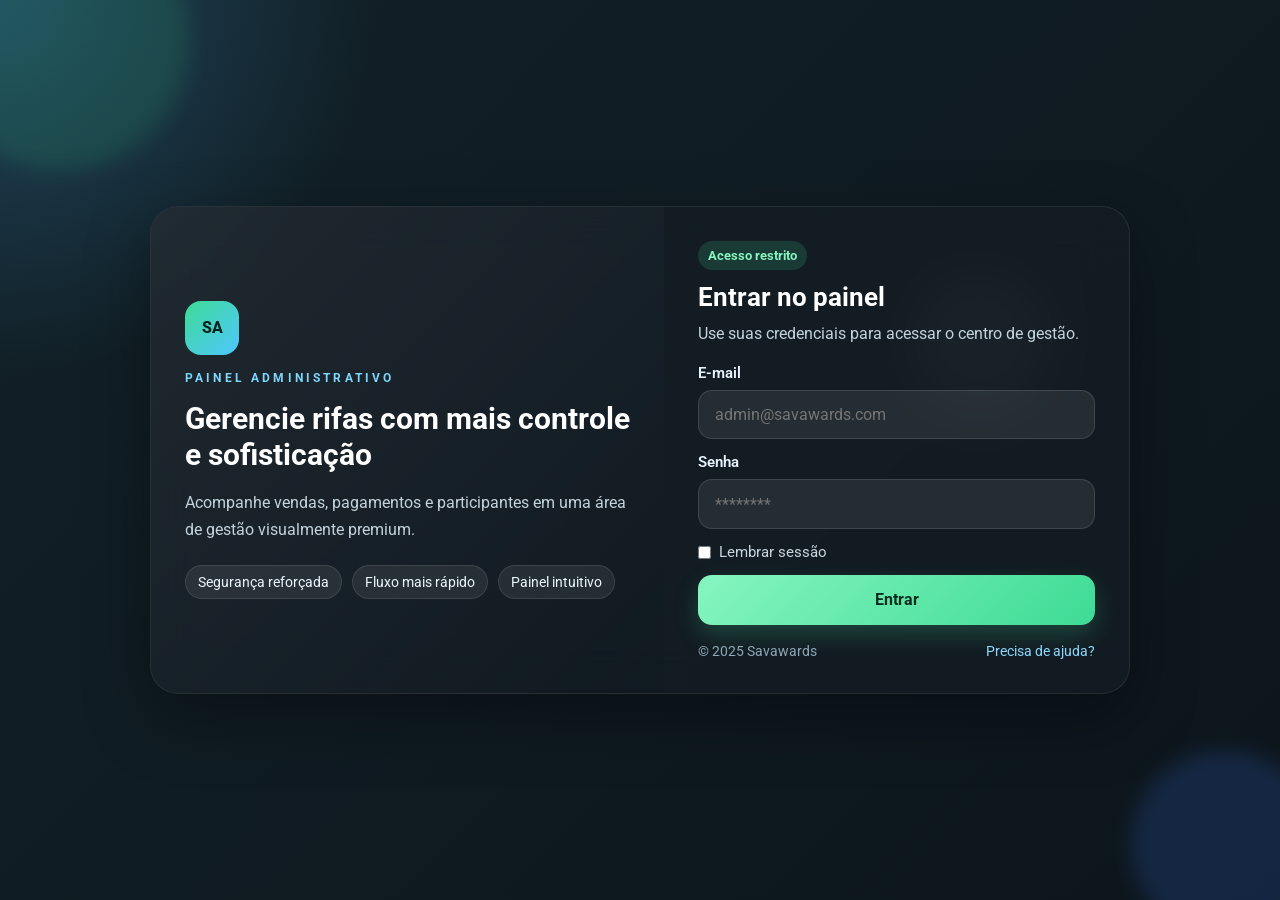
<file: admin_dashboard/payments.html>
<!DOCTYPE html>
<html lang="pt-BR">

<head>
  <script src="../js/admin-auth.js"></script>
  <script>AdminAuth.requireLogin("login.html");</script>
  <meta charset="UTF-8"/>
  <meta name="viewport" content="width=device-width, initial-scale=1.0"/>
  <title>Pagamentos</title>
  <link rel="preconnect" href="https://fonts.googleapis.com">
  <link rel="preconnect" href="https://fonts.gstatic.com" crossorigin>
  <link href="https://fonts.googleapis.com/css2?family=Roboto:ital,wght@0,100;0,300;0,400;0,500;0,700;0,900;1,100;1,300;1,400;1,500;1,700;1,900&display=swap" rel="stylesheet">
  <link rel="stylesheet" href="../css/admin_dashboard/payments.css">
  <script src="../js/store.js"></script>
</head>

<body>
  <div class="container">
    <h1>Pagamentos Recebidos</h1>

    <div class="controls">
      <input type="text" id="searchInput" placeholder="Buscar por nome ou email">
      <select id="statusFilter">
        <option value="">Todos os Status</option>
        <option value="approved">Aprovado</option>
        <option value="pending">Pendente</option>
        <option value="cancelled">Cancelado</option>
      </select>
      <select id="paymentMethodFilter">
        <option value="">Todos os Métodos</option>
        <option value="Pix">Pix</option>
        <option value="Card">Cartão</option>
        <option value="Boleto">Boleto</option>
      </select>
      <select id="raffleFilter">
        <option value="">Todas as Rifas</option>
      </select>
      <button class="export-btn" id="exportBtn">Exportar CSV</button>
    </div>

    <table id="paymentsTable">
      <thead>
        <tr>
          <th>Participante</th>
          <th>Email</th>
          <th>Rifa</th>
          <th>Valor</th>
          <th>Método</th>
          <th>Status</th>
          <th>Data</th>
          <th>Ação</th>
        </tr>
      </thead>
      <tbody id="paymentsTableBody">
        <!-- Os dados serão carregados dinamicamente -->
      </tbody>
    </table>
  </div>

  <div class="modal" id="detailsModal">
    <div class="modal__content">
      <span class="modal__close" id="closeModalBtn">&times;</span>
      <h2>Detalhes do Pagamento</h2>
      <p><strong>Nome:</strong> <span id="modalName"></span></p>
      <p><strong>Email:</strong> <span id="modalEmail"></span></p>
      <p><strong>Valor:</strong> <span id="modalAmount"></span></p>
      <p><strong>Método:</strong> <span id="modalPaymentMethod"></span></p>
      <p><strong>Data:</strong> <span id="modalDate"></span></p>
    </div>
  </div>

  <script>
    // Payment data storage
    let allPayments = [];
    let filteredPayments = [];

    // DOM Elements
    const elements = {
      searchInput: document.getElementById('searchInput'),
      statusFilter: document.getElementById('statusFilter'),
      paymentMethodFilter: document.getElementById('paymentMethodFilter'),
      raffleFilter: document.getElementById('raffleFilter'),
      exportBtn: document.getElementById('exportBtn'),
      paymentsTableBody: document.getElementById('paymentsTableBody'),
      detailsModal: document.getElementById('detailsModal'),
      closeModalBtn: document.getElementById('closeModalBtn'),
      modalName: document.getElementById('modalName'),
      modalEmail: document.getElementById('modalEmail'),
      modalAmount: document.getElementById('modalAmount'),
      modalPaymentMethod: document.getElementById('modalPaymentMethod'),
      modalDate: document.getElementById('modalDate')
    };

    // Initialize
    document.addEventListener('DOMContentLoaded', () => {
      fetchPayments();
      setupEventListeners();
    });

    // Carrega os pedidos reais feitos no site (ainda não é um backend de verdade,
    // são os dados salvos no navegador em js/store.js)
    function fetchPayments() {
      const orders = Store.getOrders();

      allPayments = orders.map(function (order) {
        return {
          id: order.id,
          participant: order.fullName,
          email: order.email,
          raffle: order.raffleTitle,
          amount: Store.formatBRL(order.total),
          paymentMethod: 'Pix',
          status: 'pending',
          date: Store.formatDate(order.createdAt)
        };
      });
      filteredPayments = [...allPayments];

      populateRaffleFilter(orders);
      renderPayments();
    }

    // Preenche o filtro "Todas as Rifas" com os títulos reais das rifas
    function populateRaffleFilter(orders) {
      var raffleTitles = [...new Set(orders.map(function (o) { return o.raffleTitle; }))];
      var select = elements.raffleFilter;
      select.innerHTML = '<option value="">Todas as Rifas</option>';
      raffleTitles.forEach(function (title) {
        var option = document.createElement('option');
        option.value = title;
        option.textContent = title;
        select.appendChild(option);
      });
    }

    // Render payments to table
    function renderPayments() {
      elements.paymentsTableBody.innerHTML = '';

      filteredPayments.forEach(payment => {
        const row = document.createElement('tr');
        row.dataset.status = payment.status;
        row.dataset.paymentMethod = payment.paymentMethod;
        row.dataset.raffle = payment.raffle;

        row.innerHTML = `
          <td data-label="Participante">${payment.participant}</td>
          <td data-label="Email">${payment.email}</td>
          <td data-label="Rifa">${payment.raffle}</td>
          <td data-label="Valor">${payment.amount}</td>
          <td data-label="Método">${payment.paymentMethod}</td>
          <td data-label="Status">
            <span class="status status--${payment.status}">
              ${getStatusText(payment.status)}
            </span>
          </td>
          <td data-label="Data">${payment.date}</td>
          <td data-label="Ação">
            <button class="details-btn" data-id="${payment.id}">Detalhes</button>
          </td>
        `;

        elements.paymentsTableBody.appendChild(row);
      });

      // Add event listeners to detail buttons
      document.querySelectorAll('.details-btn').forEach(btn => {
        btn.addEventListener('click', () => showPaymentDetails(btn.dataset.id));
      });
    }

    // Filter payments based on criteria
    function filterPayments() {
      const searchTerm = elements.searchInput.value.toLowerCase();
      const status = elements.statusFilter.value;
      const paymentMethod = elements.paymentMethodFilter.value;
      const raffle = elements.raffleFilter.value;

      filteredPayments = allPayments.filter(payment => {
        const matchesSearch =
          payment.participant.toLowerCase().includes(searchTerm) ||
          payment.email.toLowerCase().includes(searchTerm);

        const matchesStatus = !status || payment.status === status;
        const matchesPaymentMethod = !paymentMethod || payment.paymentMethod === paymentMethod;
        const matchesRaffle = !raffle || payment.raffle === raffle;

        return matchesSearch && matchesStatus && matchesPaymentMethod && matchesRaffle;
      });

      renderPayments();
    }

    // Show payment details in modal
    function showPaymentDetails(paymentId) {
      const payment = allPayments.find(p => p.id == paymentId);
      if (!payment) return;
      
      elements.modalName.textContent = payment.participant;
      elements.modalEmail.textContent = payment.email;
      elements.modalAmount.textContent = payment.amount;
      elements.modalPaymentMethod.textContent = payment.paymentMethod;
      elements.modalDate.textContent = payment.date;

      elements.detailsModal.style.display = 'flex';
    }

    // Close modal
    function closeModal() {
      elements.detailsModal.style.display = 'none';
    }

    // Export to CSV
    function exportToCSV() {
      const headers = ['Participante', 'Email', 'Rifa', 'Valor', 'Método', 'Status', 'Data'];
      const rows = filteredPayments.map(payment => [
        payment.participant,
        payment.email,
        payment.raffle,
        payment.amount,
        payment.paymentMethod,
        getStatusText(payment.status),
        payment.date
      ]);

      let csv = headers.join(',') + '\n';
      csv += rows.map(row => row.join(',')).join('\n');

      const blob = new Blob([csv], { type: 'text/csv' });
      const url = URL.createObjectURL(blob);
      const link = document.createElement('a');
      link.href = url;
      link.download = 'pagamentos.csv';
      link.click();
    }

    // Helper functions
    function getStatusText(status) {
      const statusMap = {
        'approved': 'Aprovado',
        'pending': 'Pendente',
        'cancelled': 'Cancelado'
      };
      return statusMap[status] || status;
    }

    function setupEventListeners() {
      elements.searchInput.addEventListener('input', filterPayments);
      elements.statusFilter.addEventListener('change', filterPayments);
      elements.paymentMethodFilter.addEventListener('change', filterPayments);
      elements.raffleFilter.addEventListener('change', filterPayments);
      elements.exportBtn.addEventListener('click', exportToCSV);
      elements.closeModalBtn.addEventListener('click', closeModal);
    }
  </script>
</body>

</html>
</file>
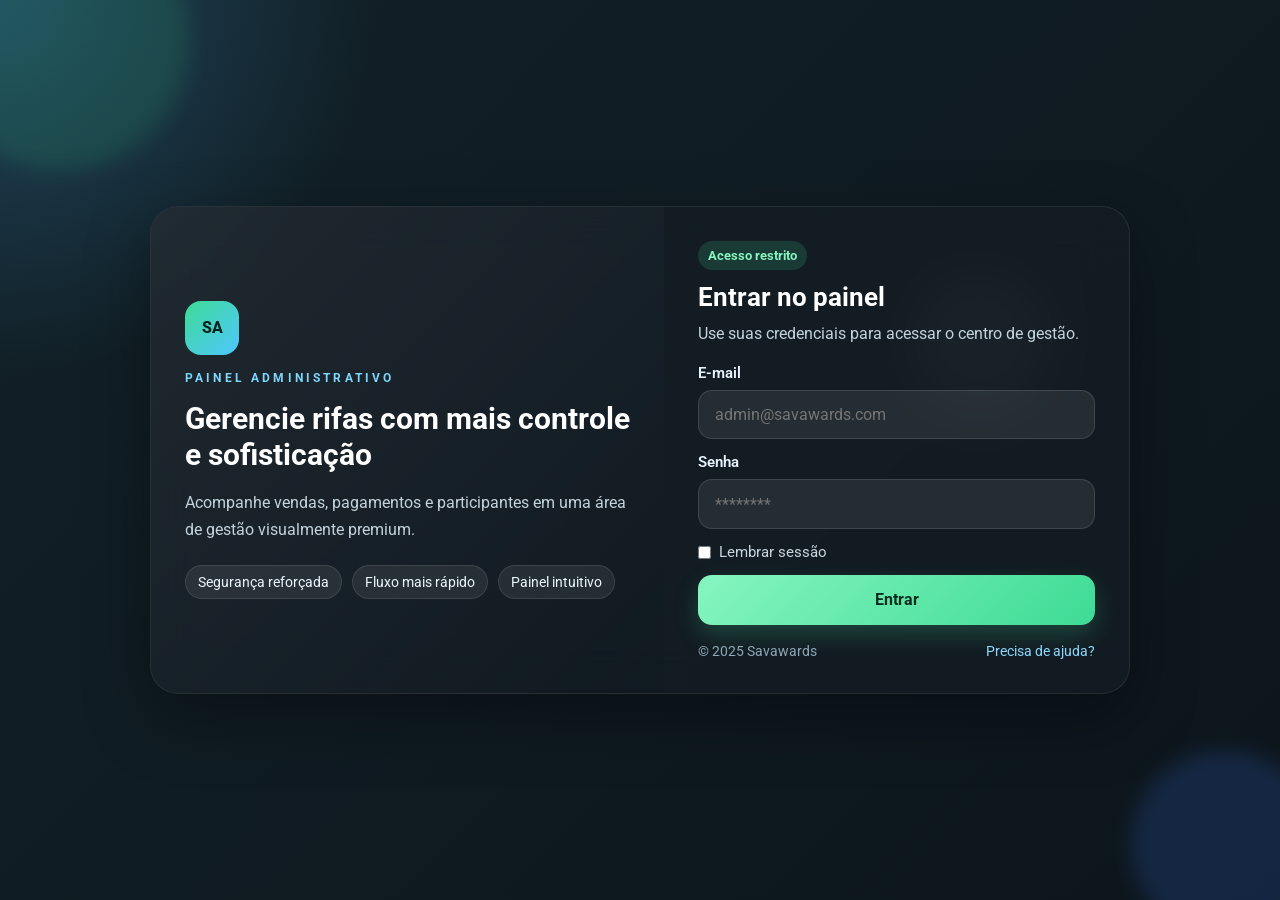
<file: admin_dashboard/prize-draw.html>
<!DOCTYPE html>
<html lang="pt-BR">

<head>
  <script src="../js/admin-auth.js"></script>
  <script>AdminAuth.requireLogin("login.html");</script>
  <meta charset="UTF-8"/>
  <meta name="viewport" content="width=device-width, initial-scale=1.0"/>
  <title>Sorteios</title>
  <link rel="preconnect" href="https://fonts.googleapis.com">
  <link rel="preconnect" href="https://fonts.gstatic.com" crossorigin>
  <link href="https://fonts.googleapis.com/css2?family=Roboto:ital,wght@0,100;0,300;0,400;0,500;0,700;0,900;1,100;1,300;1,400;1,500;1,700;1,900&display=swap" rel="stylesheet">
  <link rel="stylesheet" href="../css/admin_dashboard/prize-draw.css">
</head>

<body>
  <div class="container">
    <h1>Sorteios</h1>

    <div class="form-group">
      <label for="raffleSelect">Selecione uma Rifa</label>
      <select id="raffleSelect">
        <option value="">Selecione uma rifa</option>
        <option value="1">Rifa do iPhone</option>
        <option value="2">Rifa da Moto</option>
      </select>
    </div>

    <div class="form-actions">
      <button onclick="drawWinner()">Realizar Sorteio</button>
    </div>

    <hr style="margin: 2rem 0; border-color: #2e3e44;" />

    <h2>Sorteios Realizados</h2>
    <div id="drawResults">
      <!-- Sorteios inseridos dinamicamente -->
    </div>
  </div>

  <div id="modal" class="modal">
    <div class="modal__content">
      <h2>Detalhes do Sorteio</h2>
      <div id="modalContent"></div>
      <div class="form-actions">
        <button onclick="closeModal()">Fechar</button>
      </div>
    </div>
  </div>

  <script>
    function drawWinner() {
      const raffleSelect = document.getElementById("raffleSelect");
      const raffleValue = raffleSelect.value;

      if (!raffleValue) {
        alert("Selecione uma rifa antes de realizar o sorteio.");
        return;
      }

      const winnerName = "Maria Oliveira";
      const number = Math.floor(Math.random() * 1000);
      const raffleName = raffleSelect.options[raffleSelect.selectedIndex].text;

      const drawItem = document.createElement("div");
      drawItem.className = "draw-item";
      drawItem.innerHTML = `
        <strong>Rifa:</strong> ${raffleName}<br />
        <strong>Data:</strong> ${new Date().toLocaleDateString()}<br />
        <strong>Vencedor:</strong> ${winnerName}<br />
        <button onclick="viewDrawDetails('${winnerName}', '${raffleName}', 'Número: ${number}')">Detalhes</button>
      `;

      document.getElementById("drawResults").prepend(drawItem);
    }

    function viewDrawDetails(name, raffle, details) {
      document.getElementById("modalContent").innerHTML = `
        <p><strong>Rifa:</strong> ${raffle}</p>
        <p><strong>Vencedor:</strong> ${name}</p>
        <p>${details}</p>
      `;
      document.getElementById("modal").style.display = "flex";
    }

    function closeModal() {
      document.getElementById("modal").style.display = "none";
    }
  </script>
</body>

</html>
</file>
<file: css/home-dark.css>
* {
    padding: 0;
    margin: 0;
    box-sizing: border-box;
    font-family: 'Roboto', sans-serif;
}

body {
    min-height: 100vh;
    background:
        radial-gradient(circle at top left, rgba(77, 184, 255, 0.2), transparent 22%),
        linear-gradient(135deg, #09131a 0%, #0f1b24 40%, #071118 100%);
    color: #f6f8fb;
}

header {
    display: flex;
    justify-content: center;
    padding: 18px 16px 0;
}

.top-bar {
    width: 100%;
    max-width: 1200px;
    display: flex;
    justify-content: space-between;
    align-items: center;
    padding: 14px 20px;
    border: 1px solid rgba(255, 255, 255, 0.1);
    border-radius: 999px;
    background: rgba(255, 255, 255, 0.05);
    box-shadow: 0 16px 40px rgba(0, 0, 0, 0.18);
    backdrop-filter: blur(12px);
}

.logo a {
    display: flex;
    user-select: none;
    padding: 6px;
}

.logo img {
    height: 40px;
    max-width: 300px;
    filter: drop-shadow(0 4px 12px rgba(0, 0, 0, 0.25));
    transition: transform 0.25s ease, filter 0.25s ease;
}

.logo img:hover {
    transform: translateY(-2px) scale(1.02);
    filter: brightness(1.08);
}

.header-links {
    display: flex;
    gap: 18px;
}

.header-links a {
    color: #dbe7ef;
    text-decoration: none;
    font-size: 0.95rem;
    transition: color 0.2s ease;
}

.header-links a:hover {
    color: #7dd3fc;
}

main {
    display: flex;
    justify-content: center;
    padding: 24px 16px 72px;
}

.main-container {
    max-width: 1200px;
    width: 100%;
    display: flex;
    flex-direction: column;
    gap: 24px;
}

.page-intro {
    display: grid;
    grid-template-columns: 1.35fr 0.65fr;
    gap: 20px;
    padding: 28px;
    background: linear-gradient(135deg, rgba(255, 255, 255, 0.09), rgba(255, 255, 255, 0.04));
    border: 1px solid rgba(255, 255, 255, 0.12);
    border-radius: 32px;
    box-shadow: 0 25px 50px rgba(0, 0, 0, 0.22);
    backdrop-filter: blur(10px);
}

.page-intro .eyebrow,
.section-heading .eyebrow,
.cta-card .eyebrow {
    display: inline-block;
    font-size: 12px;
    font-weight: 700;
    letter-spacing: 0.22em;
    text-transform: uppercase;
    color: #7dd3fc;
    margin-bottom: 8px;
}

.page-intro h1,
.section-heading h2,
.cta-card h2 {
    line-height: 1.2;
}

.page-intro h1 {
    font-size: clamp(1.45rem, 1.1rem + 1.5vw, 2.15rem);
    margin-bottom: 10px;
}

.page-intro p {
    font-size: 0.98rem;
    color: #dce7ee;
    line-height: 1.7;
}

.hero-actions {
    display: flex;
    flex-wrap: wrap;
    gap: 12px;
    margin-top: 18px;
}

.primary-btn,
.secondary-btn {
    display: inline-flex;
    align-items: center;
    justify-content: center;
    text-decoration: none;
    padding: 12px 18px;
    border-radius: 999px;
    font-weight: 700;
    transition: transform 0.2s ease, box-shadow 0.2s ease;
}

.primary-btn {
    color: #062a1f;
    background: linear-gradient(135deg, #86f5c0, #3edb95);
    box-shadow: 0 12px 24px rgba(62, 219, 149, 0.25);
}

.secondary-btn {
    color: #f6f8fb;
    border: 1px solid rgba(255, 255, 255, 0.16);
    background: rgba(255, 255, 255, 0.06);
}

.primary-btn:hover,
.secondary-btn:hover {
    transform: translateY(-2px);
}

.hero-stats {
    display: grid;
    gap: 12px;
}

.stat-card {
    padding: 16px 18px;
    border: 1px solid rgba(255, 255, 255, 0.1);
    border-radius: 20px;
    background: rgba(255, 255, 255, 0.05);
    display: flex;
    flex-direction: column;
    gap: 4px;
}

.stat-card strong {
    font-size: 1.3rem;
    color: #ffffff;
}

.stat-card span {
    color: #c1ced7;
    font-size: 0.95rem;
}

.featured-grid {
    display: grid;
    grid-template-columns: 1.45fr 0.55fr;
    gap: 20px;
    align-items: start;
}

.main-raffle {
    border: 1px solid rgba(255, 255, 255, 0.12);
    border-radius: 28px;
    overflow: hidden;
    box-shadow: 0 24px 50px rgba(0, 0, 0, 0.24);
    background: rgba(255, 255, 255, 0.04);
    transition: transform 0.25s ease, box-shadow 0.25s ease;
}

.main-raffle:hover {
    transform: translateY(-3px);
    box-shadow: 0 30px 60px rgba(0, 0, 0, 0.32);
}

.main-image {
    display: flex;
}

.main-image img {
    width: 100%;
    height: 320px;
    object-fit: cover;
    user-select: none;
}

.info {
    background: rgba(255, 255, 255, 0.05);
}

.info a {
    display: flex;
    justify-content: space-between;
    align-items: center;
    gap: 20px;
    color: #f6f8fb;
    text-decoration: none;
    padding: 22px 24px;
    transition: transform 0.2s ease;
}

.info a:hover {
    transform: translateX(2px);
}

.main-description {
    flex: 1;
    min-width: 0;
}

.chip-row {
    display: flex;
    flex-wrap: wrap;
    gap: 8px;
    margin-bottom: 8px;
}

.chip {
    display: inline-block;
    padding: 6px 10px;
    border-radius: 999px;
    font-size: 11px;
    font-weight: 700;
    text-transform: uppercase;
    letter-spacing: 0.08em;
}

.chip-live {
    background: linear-gradient(135deg, #84f3c0, #3edb95);
    color: #072d1f;
}

.chip-dark {
    background: rgba(255, 255, 255, 0.12);
    color: #ffffff;
}

.main-description h4 {
    font-size: clamp(1rem, 0.9rem + 0.7vw, 1.12rem);
    font-weight: 600;
    line-height: 1.4;
    margin-bottom: 6px;
}

.main-description p {
    font-size: 0.95rem;
    color: #b8c4cc;
    line-height: 1.6;
}

.meta-row {
    display: flex;
    flex-wrap: wrap;
    gap: 10px;
    margin-top: 12px;
}

.meta-pill {
    display: inline-flex;
    padding: 6px 10px;
    border-radius: 999px;
    background: rgba(255, 255, 255, 0.08);
    color: #dce7ee;
    font-size: 0.84rem;
}

.available {
    display: inline-block;
    font-size: 12px;
    font-weight: 700;
    color: #0f7a2b;
    background-color: #dff9e8;
    text-transform: uppercase;
    border-radius: 999px;
    user-select: none;
    padding: 6px 14px;
    animation: available-animation 2.5s infinite;
    animation-timing-function: ease-in-out;
}

@keyframes available-animation {
    0%, 100% { opacity: 1; }
    50% { opacity: 0.6; }
}

.unavailable {
    display: inline-block;
    font-size: 12px;
    font-weight: 700;
    color: #9a1d1d;
    background-color: #fde2e2;
    text-transform: uppercase;
    border-radius: 999px;
    user-select: none;
    padding: 6px 14px;
    animation: unavailable-animation 2.5s infinite;
    animation-timing-function: ease-in-out;
}

@keyframes unavailable-animation {
    0%, 100% { opacity: 1; }
    50% { opacity: 0.6; }
}

.go-to {
    display: grid;
    place-items: center;
    width: 48px;
    height: 48px;
    border-radius: 50%;
    background: linear-gradient(135deg, rgba(255, 255, 255, 0.18), rgba(255, 255, 255, 0.08));
    flex-shrink: 0;
    transition: transform 0.25s ease;
}

.info a:hover .go-to {
    transform: translateX(3px);
}

.go-to img {
    height: 22px;
    filter: invert(100%) sepia(5%) saturate(596%) hue-rotate(213deg) brightness(113%) contrast(93%);
    user-select: none;
}

.feature-panel {
    display: grid;
    gap: 16px;
}

.panel-card {
    padding: 20px;
    border: 1px solid rgba(255, 255, 255, 0.1);
    border-radius: 24px;
    background: rgba(255, 255, 255, 0.05);
    box-shadow: 0 16px 34px rgba(0, 0, 0, 0.16);
}

.panel-card h3 {
    font-size: 1rem;
    margin-bottom: 10px;
}

.panel-card ul {
    display: grid;
    gap: 10px;
    list-style: none;
    color: #cfd9e1;
}

.panel-card li::before {
    content: '•';
    color: #7dd3fc;
    margin-right: 8px;
}

.panel-card.accent {
    background: linear-gradient(135deg, rgba(125, 211, 252, 0.16), rgba(62, 219, 149, 0.18));
}

.panel-card a {
    display: inline-flex;
    margin-top: 12px;
    color: #fff;
    text-decoration: none;
    font-weight: 700;
}

.steps-section,
.other-raffles {
    display: grid;
    gap: 16px;
}

.section-heading h2 {
    font-size: clamp(1.2rem, 1rem + 0.8vw, 1.5rem);
    margin-bottom: 4px;
}

.steps-grid {
    display: grid;
    grid-template-columns: repeat(3, minmax(0, 1fr));
    gap: 16px;
}

.step-card {
    padding: 20px;
    border: 1px solid rgba(255, 255, 255, 0.1);
    border-radius: 24px;
    background: rgba(255, 255, 255, 0.05);
    box-shadow: 0 16px 34px rgba(0, 0, 0, 0.16);
}

.step-card span {
    display: inline-flex;
    margin-bottom: 12px;
    color: #7dd3fc;
    font-size: 0.8rem;
    font-weight: 700;
    letter-spacing: 0.2em;
    text-transform: uppercase;
}

.step-card h3 {
    font-size: 1rem;
    margin-bottom: 8px;
}

.step-card p {
    color: #cfd9e1;
    line-height: 1.6;
    font-size: 0.95rem;
}

.raffle-list {
    display: grid;
    gap: 14px;
}

.sc {
    border: 1px solid rgba(255, 255, 255, 0.12);
    border-radius: 20px;
    margin-bottom: 0;
    background: rgba(255, 255, 255, 0.04);
    box-shadow: 0 14px 30px rgba(0, 0, 0, 0.16);
    transition: transform 0.2s ease, background 0.2s ease;
}

.sc:hover {
    transform: translateY(-2px);
    background: rgba(255, 255, 255, 0.07);
}

.group-info {
    display: flex;
    align-items: center;
    gap: 16px;
}

.raffle-image {
    display: flex;
    flex-shrink: 0;
}

.raffle-image img {
    width: 160px;
    height: 94px;
    border-radius: 16px;
    object-fit: cover;
    user-select: none;
}

.cta-card {
    display: flex;
    justify-content: space-between;
    align-items: center;
    gap: 18px;
    padding: 26px 28px;
    border-radius: 28px;
    background: linear-gradient(135deg, rgba(125, 211, 252, 0.18), rgba(62, 219, 149, 0.16));
    border: 1px solid rgba(255, 255, 255, 0.12);
    box-shadow: 0 20px 40px rgba(0, 0, 0, 0.18);
}

.cta-card h2 {
    font-size: clamp(1.15rem, 0.95rem + 0.9vw, 1.5rem);
}

@media (max-width: 980px) {
    .page-intro {
        grid-template-columns: 1fr;
    }

    .featured-grid {
        grid-template-columns: 1fr;
    }

    .steps-grid {
        grid-template-columns: 1fr;
    }
}

@media (max-width: 780px) {
    .top-bar {
        flex-direction: column;
        align-items: flex-start;
        gap: 12px;
        border-radius: 24px;
    }

    .page-intro {
        padding: 22px;
    }

    .main-image img {
        height: 260px;
    }

    .main-description h4 {
        font-size: 15px;
    }

    .main-description p {
        font-size: 14px;
    }
}

@media (max-width: 560px) {
    header {
        padding: 12px 12px 0;
    }

    main {
        padding: 16px 12px 56px;
    }

    .page-intro {
        border-radius: 20px;
    }

    .hero-actions {
        flex-direction: column;
    }

    .primary-btn,
    .secondary-btn {
        width: 100%;
    }

    .info a {
        flex-direction: column;
        align-items: flex-start;
        padding: 18px 20px;
    }

    .go-to {
        width: 42px;
        height: 42px;
    }

    .group-info {
        flex-direction: column;
        align-items: flex-start;
    }

    .raffle-image img {
        width: 100%;
        min-width: 0;
        height: 140px;
    }

    .cta-card {
        flex-direction: column;
        align-items: flex-start;
        padding: 22px;
    }
}
</file>
<file: css/review.css>
* {
    padding: 0;
    margin: 0;
    font-family: 'Roboto', sans-serif;
}

body {
    background-color: #fafafa;
    overflow: overlay;
}


/* Header */
header {
    display: flex;
    flex-direction: column;
    justify-content: center;
    align-items: center;
    background-color: #152126;
    border-bottom: 1px solid #373737;
}

.logo a {
    display: flex;
    user-select: none;
    padding: 20px;
}

.logo img {
    height: 28px;
    max-width: 300px;
    transition: all 0.2s;
}

.logo img:hover {
    filter: grayscale(1);
    transition: all 0.2s;
}

/* End Header */


/* Main */
main {
    display: flex;
    justify-content: center;
    margin: 46px 14px 90px 14px;
}

.main-container {
    max-width: 990px;
    width: 100%;
}


.checkout-list {
    display: flex;
    justify-content: center;
}

.information-list {
    max-width: 800px;
    width: 100%;
    background-color: #ffffff;
    border-radius: 14px;
    padding: 12px;
}

.info {
    border-bottom: 1px solid #d0d0d0;
    padding: 21px 14px;
}

.info span,
b {
    font-size: 16px;
    color: #373737;
}

.see-tickets {
    display: flex;
    justify-content: center;
    font-size: 17px;
    font-weight: 500;
    text-transform: uppercase;
    color: #373737;
    border-radius: 7px;
    cursor: pointer;
    user-select: none;
    padding: 12px;
    margin-top: 12px;
    transition: all 0.2s;
}

.see-tickets:hover {
    background-color: #f3f3f3;
    color: #000000;
    border-radius: 9px 9px 25px 25px;
    transition: all 0.2s;
}

.ticket-numbers {
    opacity: 0;
    visibility: hidden;
    height: 0;
    display: flex;
    flex-direction: row;
    flex-wrap: wrap;
    justify-content: center;
    transition: margin 0.4s;
}

.ticket-numbers p {
    font-size: 15px;
    color: #474747;
    border: 1px solid #6f6f6f;
    border-radius: 7px;
    min-width: 44px;
    text-align: center;
    text-align: -webkit-center;
    padding: 8px;
    margin: 0 5px 5px 0;
}

.ticket-numbers p:last-child {
    margin-right: 0;
}

.visible {
    height: max-content;
    visibility: visible;
    opacity: 1;
    margin: 28px 22px;
    transition: all 0.4s;
}


.purchase {
    display: flex;
    justify-content: center;
    text-align: center;
    text-align: -webkit-center;
    text-decoration: none;
}

.purchase span {
    font-size: 18px;
    font-weight: 500;
    text-transform: uppercase;
    background-color: #1ca56c;
    color: #ffffff;
    border-radius: 7px;
    max-width: 800px;
    width: 100%;
    cursor: pointer;
    user-select: none;
    padding: 11px;
    margin-top: 20px;
    transition: all 0.2s;
}

.purchase span:hover {
    background-color: #168a5b;
    transition: all 0.3s;
}

/* Main */


@media (max-width: 900px) {
    .info {
        display: flex;
        flex-direction: column;
    }
}
</file>
<file: css/transaction_pix.css>
* {
    padding: 0;
    margin: 0;
    font-family: 'Roboto', sans-serif;
}

body {
    background-color: #fafafa;
    overflow: overlay;
}


/* Header */
header {
    display: flex;
    flex-direction: column;
    justify-content: center;
    align-items: center;
    background-color: #152126;
    border-bottom: 1px solid #373737;
}

.logo a {
    display: flex;
    user-select: none;
    padding: 20px;
}

.logo img {
    height: 28px;
    max-width: 300px;
    transition: all 0.2s;
}

.logo img:hover {
    filter: grayscale(1);
    transition: all 0.2s;
}

/* End Header */


main {
    display: flex;
    justify-content: center;
}

.pix-container {
    display: flex;
    justify-content: center;
    padding: 14px;
    margin-top: 55px;
}

.payment {
    display: flex;
    flex-direction: column;
    align-items: center;
    max-width: 306px;
    background-color: white;
    border-radius: 8px;
    box-shadow: 0 0 17px -6px #00000026;
    text-align: center;
    text-align: -webkit-center;
    padding: 46px 49px;
}

.payment span {
    font-size: 15px;
}

.payment p {
    font-size: 15px;
    font-weight: 500;
}

.payment p b {
    color: #549ddb;
    font-weight: 900;
}


.qrcode-info {
    display: flex;
    align-items: center;
    margin: 44px 0 12px 0;
}

.qrcode-info img {
    user-select: none;
    height: 18px;
    filter: invert(41%) sepia(1%) saturate(0%) hue-rotate(182deg) brightness(91%) contrast(81%);
    margin-right: 10px;
}

.qrcode-info span {
    font-size: 14px;
    color: #666666;
    font-weight: 500;
}

.qrcode img {
    user-select: none;
    max-width: 220px;
    width: 100%;
}

.pix-value {
    font-size: 17px;
    margin: 19px 0;
}

.pix-value strong {
    color: #62ca79;
    font-weight: 800;
}


#copy-mobile {
    display: none;
    box-sizing: border-box;
}
.pix-copy-mobile {
    cursor: pointer;
    user-select: none;
    display: flex;
    justify-content: center;
    align-items: center;
    color: #ffffff;
    font-size: 14px;
    font-weight: 600;
    width: 100%;
    background-color: #666666;
    border-radius: 8px;
    padding: 15px 15px;
}
.pix-copy-mobile img {
    height: 17px;
    filter: invert(100%) sepia(100%) saturate(0%) hue-rotate(288deg) brightness(102%) contrast(102%);
    margin-right: 13px;
}

.pix-copy-and-past span {
    display: block;
    color: #666666;
    font-size: 14px;
    margin: 35px 0 15px 0;
}
.qrcode-text {
    position: relative;
    background-color: #FFFFD1;
    padding: 8px;
    border: 3px dotted #666666;
}
.qrcode-text:hover img {
    display: block;
}
.qrcode-text img {
    display: none;
    height: 19px;
    width: 19px;
    position: absolute;
    right: 0;
    top: 0;
    background-color: #ffffd1;
    border-radius: 5px;
    cursor: pointer;
    z-index: 2;
    padding: 9px;
}
#qrcode-text {
    font-size: 14px;
    color: #666666;
    word-break: break-all;
    user-select: all;
}
#copy {
    user-select: none;
}
#copied-code {
    opacity: 0;
    visibility: hidden;
    position: absolute;
    font-size: 14px;
    background-color: #363636;
    color: #ffffff;
    border-radius: 8px;
    top: 50%;
    left: 50%;
    transform: translate(-50%, -50%);
    transition: all 0.3s;
    user-select: none;
    padding: 10px;
    z-index: 2;
}


@media (max-width: 730px) {
    .pix-container {
        margin-top: 0;
    }
    .payment span {
        font-size: 16px;
    }
    .pix-value {
        font-size: 20px;
    }

    #copy-mobile {
        display: flex;
    }
    .qrcode-tutorial, .qrcode-info, #copy {
        display: none;
    }
}

@media (max-width: 500px) {
    .pix-container {
        padding: 15px;
    }
    .payment {
        max-width: none;
        padding: 46px 30px;
    }
}
</file>
<file: css/admin_dashboard/configuration.css>
:root {
  --primary-color: #ffffff;
  --primary-dark: #1ca56c;
  --background-body: #18262d;
  --background-card: rgba(255,255,255,0.05);
  --text: #f0f0f0;
  --text-muted: #b8c7d2;
  --radius: 18px;
}

* {
  box-sizing: border-box;
  font-family: 'Roboto', sans-serif;
  margin: 0;
  padding: 0;
}

body {
  min-height: 100vh;
  background:
    radial-gradient(circle at top left, rgba(77, 184, 255, 0.2), transparent 22%),
    linear-gradient(135deg, #16242c 0%, #0f1b22 50%, #0b1318 100%);
  padding: 24px;
  color: var(--text);
}

.page-shell {
  max-width: 1120px;
  margin: 0 auto;
}

.hero-panel {
  display: flex;
  justify-content: space-between;
  align-items: center;
  gap: 20px;
  padding: 24px 28px;
  margin-bottom: 22px;
  border-radius: 24px;
  background: rgba(255,255,255,0.06);
  border: 1px solid rgba(255,255,255,0.1);
  box-shadow: 0 18px 35px rgba(0,0,0,0.2);
}

.hero-panel h1 {
  font-size: clamp(1.35rem, 1rem + 1.2vw, 2rem);
  margin-bottom: 8px;
}

.hero-panel p {
  color: #cdd8e2;
  line-height: 1.6;
}

.eyebrow {
  display: inline-block;
  font-size: 11px;
  font-weight: 700;
  letter-spacing: 0.24em;
  text-transform: uppercase;
  color: #7dd3fc;
  margin-bottom: 8px;
}

.hero-badges {
  display: flex;
  flex-wrap: wrap;
  gap: 10px;
}

.hero-badges span {
  padding: 8px 12px;
  border-radius: 999px;
  font-size: 0.84rem;
  background: rgba(255,255,255,0.08);
  border: 1px solid rgba(255,255,255,0.12);
}

.content-grid {
  display: grid;
  grid-template-columns: 1.4fr 0.8fr;
  gap: 20px;
}

.panel-main,
.panel-side {
  display: flex;
  flex-direction: column;
  gap: 16px;
}

.panel-main {
  padding: 24px;
  border-radius: 24px;
  background: var(--background-card);
  border: 1px solid rgba(255,255,255,0.1);
  box-shadow: 0 16px 30px rgba(0,0,0,0.16);
}

.panel-heading h2 {
  font-size: 1.1rem;
  margin-bottom: 6px;
}

.panel-heading p {
  color: #c8d5de;
  line-height: 1.6;
}

.form-group {
  margin-bottom: 1.2rem;
}

label {
  display: block;
  margin-bottom: 0.55rem;
  font-weight: 600;
  color: var(--text-muted);
}

input[type="text"],
input[type="email"],
select,
textarea {
  width: 100%;
  padding: 0.8rem 0.9rem;
  border-radius: 12px;
  border: 1px solid rgba(255,255,255,0.12);
  background: rgba(255,255,255,0.08);
  color: var(--text);
}

textarea {
  resize: vertical;
  min-height: 110px;
}

.form-actions {
  display: flex;
  justify-content: flex-end;
}

.save-btn {
  background: linear-gradient(135deg, #86f5c0, #3edb95);
  color: #072d1f;
  padding: 0.8rem 1.3rem;
  border: none;
  border-radius: 999px;
  cursor: pointer;
  font-weight: 700;
}

.save-btn:hover {
  transform: translateY(-1px);
}

.summary-card,
.tips-card {
  padding: 18px;
  border-radius: 20px;
  background: rgba(255,255,255,0.05);
  border: 1px solid rgba(255,255,255,0.1);
  box-shadow: 0 14px 28px rgba(0,0,0,0.16);
}

.summary-card h3,
.tips-card h3 {
  margin-bottom: 10px;
}

.summary-card ul {
  padding-left: 18px;
  color: #d7e3eb;
  line-height: 1.7;
}

.tips-card p {
  color: #d7e3eb;
  line-height: 1.7;
}

@media (max-width: 900px) {
  .content-grid {
    grid-template-columns: 1fr;
  }

  .hero-panel {
    flex-direction: column;
    align-items: flex-start;
  }
}

@media (max-width: 600px) {
  body {
    padding: 12px;
  }

  .hero-panel,
  .panel-main,
  .summary-card,
  .tips-card {
    padding: 16px;
  }

  .form-actions {
    justify-content: stretch;
  }

  .save-btn {
    width: 100%;
  }
}
</file>
<file: css/admin_dashboard/create-raffle.css>
:root {
  --primary-color: #ffffff;
  --primary-dark: #1ca56c;
  --background-body: #18262d;
  --background-card: rgba(255,255,255,0.05);
  --text: #f0f0f0;
  --text-muted: #b8c7d2;
  --radius: 18px;
}

* {
  box-sizing: border-box;
  font-family: 'Roboto', sans-serif;
  margin: 0;
  padding: 0;
}

body {
  min-height: 100vh;
  background:
    radial-gradient(circle at top left, rgba(77, 184, 255, 0.2), transparent 22%),
    linear-gradient(135deg, #16242c 0%, #0f1b22 50%, #0b1318 100%);
  padding: 24px;
  color: var(--text);
}

.page-shell {
  max-width: 1180px;
  margin: 0 auto;
}

.hero-panel {
  display: flex;
  justify-content: space-between;
  align-items: center;
  gap: 20px;
  padding: 24px 28px;
  margin-bottom: 22px;
  border-radius: 24px;
  background: rgba(255,255,255,0.06);
  border: 1px solid rgba(255,255,255,0.1);
  box-shadow: 0 18px 35px rgba(0,0,0,0.2);
}

.hero-panel h1 {
  font-size: clamp(1.35rem, 1rem + 1.2vw, 2rem);
  margin-bottom: 8px;
}

.hero-panel p {
  color: #cdd8e2;
  line-height: 1.6;
}

.eyebrow {
  display: inline-block;
  font-size: 11px;
  font-weight: 700;
  letter-spacing: 0.24em;
  text-transform: uppercase;
  color: #7dd3fc;
  margin-bottom: 8px;
}

.hero-badges {
  display: flex;
  flex-wrap: wrap;
  gap: 10px;
}

.hero-badges span {
  padding: 8px 12px;
  border-radius: 999px;
  font-size: 0.84rem;
  background: rgba(255,255,255,0.08);
  border: 1px solid rgba(255,255,255,0.12);
}

.content-grid {
  display: grid;
  grid-template-columns: 1.4fr 0.8fr;
  gap: 20px;
}

.panel-main,
.panel-side {
  display: flex;
  flex-direction: column;
  gap: 16px;
}

.panel-main {
  padding: 24px;
  border-radius: 24px;
  background: var(--background-card);
  border: 1px solid rgba(255,255,255,0.1);
  box-shadow: 0 16px 30px rgba(0,0,0,0.16);
}

.panel-heading h2 {
  font-size: 1.1rem;
  margin-bottom: 6px;
}

.panel-heading p {
  color: #c8d5de;
  line-height: 1.6;
}

.stat-row {
  display: flex;
  flex-wrap: wrap;
  gap: 10px;
  margin: 12px 0 18px;
}

.stat-pill {
  padding: 8px 12px;
  border-radius: 999px;
  background: rgba(125, 211, 252, 0.12);
  border: 1px solid rgba(125, 211, 252, 0.18);
  color: #dceffc;
  font-size: 0.85rem;
}

.form-group {
  margin-bottom: 1.1rem;
}

label {
  font-weight: 600;
  display: block;
  margin-bottom: 0.45rem;
  color: var(--text-muted);
}

input[type="text"],
input[type="number"],
input[type="url"],
textarea,
select {
  width: 100%;
  padding: 0.8rem 0.9rem;
  background: rgba(255,255,255,0.08);
  border: 1px solid rgba(255,255,255,0.12);
  border-radius: 12px;
  color: var(--text);
  font-size: 1rem;
}

textarea {
  resize: vertical;
  min-height: 110px;
}

input[type="file"] {
  display: none;
}

.upload-card {
  display: inline-flex;
  align-items: center;
  justify-content: center;
  gap: 10px;
  width: 100%;
  padding: 14px 16px;
  border-radius: 14px;
  border: 1px dashed rgba(125, 211, 252, 0.45);
  background: linear-gradient(135deg, rgba(125, 211, 252, 0.12), rgba(62, 219, 149, 0.10));
  color: #dceffc;
  cursor: pointer;
  transition: all 0.2s ease;
  margin-top: 4px;
}

.upload-card:hover {
  transform: translateY(-1px);
  background: linear-gradient(135deg, rgba(125, 211, 252, 0.18), rgba(62, 219, 149, 0.14));
}

.upload-icon {
  font-size: 1rem;
}

.upload-text {
  font-weight: 600;
}

.form-row {
  display: flex;
  gap: 1rem;
  flex-wrap: wrap;
}

.form-row .form-group {
  flex: 1;
  min-width: 220px;
}

.checkbox-group,
.payment-options {
  display: flex;
  gap: 1rem;
  flex-wrap: wrap;
}

.checkbox-group label,
.payment-options label {
  font-weight: normal;
  display: flex;
  align-items: center;
  gap: 0.4rem;
  color: var(--text-muted);
}

.preview-img {
  max-width: 100%;
  margin-top: 0.7rem;
  border-radius: 12px;
  border: 1px solid rgba(255,255,255,0.12);
  display: none;
  max-height: 180px;
  object-fit: cover;
}

.preview-card,
.tips-card {
  padding: 18px;
  border-radius: 20px;
  background: rgba(255,255,255,0.05);
  border: 1px solid rgba(255,255,255,0.1);
  box-shadow: 0 14px 28px rgba(0,0,0,0.16);
}

.preview-top {
  display: flex;
  justify-content: space-between;
  margin-bottom: 10px;
}

.badge {
  display: inline-flex;
  align-items: center;
  padding: 6px 10px;
  border-radius: 999px;
  font-size: 0.75rem;
  font-weight: 700;
  text-transform: uppercase;
  letter-spacing: 0.12em;
  background: rgba(125, 211, 252, 0.16);
  color: #7dd3fc;
}

.badge.alt {
  background: rgba(62, 219, 149, 0.16);
  color: #86f5c0;
}

.preview-cover {
  height: 140px;
  border-radius: 14px;
  background: linear-gradient(135deg, #7dd3fc, #34d894);
  margin-bottom: 12px;
}

.preview-body h3 {
  margin-bottom: 8px;
}

.preview-body p,
.tips-card li {
  color: #d7e3eb;
  line-height: 1.6;
}

.tips-card ul {
  padding-left: 18px;
}

.tips-card.accent {
  background: linear-gradient(135deg, rgba(125, 211, 252, 0.14), rgba(62, 219, 149, 0.12));
  border-color: rgba(125, 211, 252, 0.2);
}

.form-actions {
  display: flex;
  justify-content: flex-end;
  margin-top: 1.2rem;
}

.social input {
  margin-bottom: 10px;
}

.social input:last-child {
  margin-bottom: 0;
}

button {
  background: linear-gradient(135deg, #86f5c0, #3edb95);
  color: #072d1f;
  padding: 0.8rem 1.4rem;
  font-size: 1rem;
  border: none;
  border-radius: 999px;
  cursor: pointer;
  width: 100%;
  font-weight: 700;
  transition: transform 0.2s;
}

button:hover {
  transform: translateY(-1px);
}

@media (max-width: 900px) {
  .content-grid {
    grid-template-columns: 1fr;
  }

  .hero-panel {
    flex-direction: column;
    align-items: flex-start;
  }
}

@media (max-width: 600px) {
  body {
    padding: 12px;
  }

  .hero-panel,
  .panel-main,
  .preview-card,
  .tips-card {
    padding: 16px;
  }

  .form-row {
    flex-direction: column;
  }

  .form-actions {
    justify-content: stretch;
  }
}
</file>
<file: css/admin_dashboard/dashboard-admin.css>
* {
  margin: 0;
  padding: 0;
  box-sizing: border-box;
  font-family: 'Roboto', sans-serif;
}

body {
  display: flex;
  background:
    radial-gradient(circle at top left, rgba(77, 184, 255, 0.2), transparent 20%),
    linear-gradient(135deg, #16242c 0%, #0f1b22 50%, #0b1318 100%);
  color: #f5f7fb;
  min-height: 100vh;
}

.sidebar {
  width: 260px;
  background: rgba(21, 33, 38, 0.95);
  padding: 24px 18px;
  border-right: 1px solid rgba(255, 255, 255, 0.08);
  backdrop-filter: blur(8px);
}

.sidebar h2 {
  color: #fff;
  margin-bottom: 28px;
  font-size: 1.4rem;
}

.sidebar ul {
  list-style: none;
}

.sidebar ul li {
  margin-bottom: 10px;
}

.sidebar ul li a {
  color: #cfdce7;
  text-decoration: none;
  display: block;
  padding: 12px 14px;
  border-radius: 12px;
  transition: all 0.2s;
}

.sidebar ul li a:hover {
  background: rgba(255, 255, 255, 0.08);
  color: #fff;
  transform: translateX(2px);
}

.main {
  flex: 1;
  padding: 28px;
}

.hero-panel {
  display: flex;
  justify-content: space-between;
  align-items: center;
  gap: 20px;
  padding: 24px 26px;
  margin-bottom: 22px;
  border-radius: 24px;
  background: rgba(255, 255, 255, 0.06);
  border: 1px solid rgba(255, 255, 255, 0.1);
  box-shadow: 0 18px 35px rgba(0, 0, 0, 0.2);
}

.hero-panel h1 {
  font-size: clamp(1.35rem, 1rem + 1.2vw, 2rem);
  margin-bottom: 8px;
  color: #ffffff;
}

.hero-panel p {
  color: #cdd8e2;
  line-height: 1.6;
}

.eyebrow {
  display: inline-block;
  font-size: 11px;
  font-weight: 700;
  letter-spacing: 0.24em;
  text-transform: uppercase;
  color: #7dd3fc;
  margin-bottom: 8px;
}

.hero-actions {
  display: flex;
  gap: 10px;
  flex-wrap: wrap;
}

.primary-btn,
.ghost-btn {
  text-decoration: none;
  padding: 10px 14px;
  border-radius: 999px;
  font-weight: 700;
}

.primary-btn {
  background: linear-gradient(135deg, #86f5c0, #3edb95);
  color: #072d1f;
}

.ghost-btn {
  background: rgba(255, 255, 255, 0.08);
  color: #ffffff;
  border: 1px solid rgba(255, 255, 255, 0.12);
}

.cards {
  display: grid;
  grid-template-columns: repeat(auto-fit, minmax(220px, 1fr));
  gap: 18px;
  margin-bottom: 24px;
}

.card {
  padding: 18px;
  border-radius: 20px;
  border: 1px solid rgba(255, 255, 255, 0.1);
  background: rgba(255, 255, 255, 0.05);
  box-shadow: 0 14px 30px rgba(0, 0, 0, 0.16);
}

.card-icon {
  font-size: 1.2rem;
  margin-bottom: 10px;
}

.card h3 {
  font-size: 0.95rem;
  color: #c8d5de;
  margin-bottom: 8px;
}

.card p {
  font-size: 1.35rem;
  font-weight: 700;
  margin-bottom: 6px;
}

.card span {
  color: #9bb3c9;
  font-size: 0.84rem;
}

.accent-blue { border-color: rgba(125, 211, 252, 0.25); }
.accent-green { border-color: rgba(62, 219, 149, 0.25); }
.accent-purple { border-color: rgba(167, 139, 250, 0.25); }
.accent-gold { border-color: rgba(250, 204, 21, 0.25); }

.content-grid {
  display: grid;
  grid-template-columns: 1.4fr 0.9fr;
  gap: 18px;
}

.section {
  margin-top: 8px;
}

.section-title {
  display: flex;
  justify-content: space-between;
  align-items: center;
  margin-bottom: 12px;
}

.section-title h3 {
  color: #fff;
  font-size: 1rem;
}

.section-title a {
  color: #7dd3fc;
  text-decoration: none;
  font-size: 0.9rem;
}

.table-wrapper {
  border-radius: 18px;
  overflow: hidden;
  border: 1px solid rgba(255, 255, 255, 0.1);
  background: rgba(255, 255, 255, 0.04);
}

table {
  width: 100%;
  border-collapse: collapse;
}

th {
  background: rgba(255, 255, 255, 0.06);
  color: #fff;
}

th, td {
  padding: 12px 14px;
  text-align: left;
  border-bottom: 1px solid rgba(255, 255, 255, 0.08);
  color: #f0f0f0;
}

.status {
  display: inline-flex;
  align-items: center;
  padding: 6px 10px;
  border-radius: 999px;
  font-size: 0.78rem;
  font-weight: 700;
}

.status.active {
  background: rgba(62, 219, 149, 0.16);
  color: #86f5c0;
}

.status.closed {
  background: rgba(255, 255, 255, 0.1);
  color: #d8e1e8;
}

.status.pending {
  background: rgba(250, 204, 21, 0.16);
  color: #fde68a;
}

.btn {
  padding: 7px 12px;
  background: linear-gradient(135deg, #86f5c0, #3edb95);
  color: #072d1f;
  border: none;
  border-radius: 999px;
  cursor: pointer;
  font-weight: 700;
}

.btn:hover {
  transform: translateY(-1px);
}

.activity-list {
  display: flex;
  flex-direction: column;
  gap: 10px;
}

.activity-item {
  display: flex;
  align-items: flex-start;
  gap: 10px;
  padding: 12px;
  border-radius: 14px;
  background: rgba(255, 255, 255, 0.04);
  border: 1px solid rgba(255, 255, 255, 0.08);
}

.dot {
  width: 10px;
  height: 10px;
  border-radius: 50%;
  margin-top: 6px;
}

.dot.green { background: #3edb95; }
.dot.blue { background: #7dd3fc; }
.dot.gold { background: #facc15; }

.activity-item p {
  font-size: 0.9rem;
  color: #cfdde7;
  margin-top: 4px;
}

@media (max-width: 900px) {
  body {
    flex-direction: column;
  }

  .sidebar {
    width: 100%;
    border-right: none;
    border-bottom: 1px solid rgba(255, 255, 255, 0.08);
  }

  .content-grid {
    grid-template-columns: 1fr;
  }
}

@media (max-width: 768px) {
  .main {
    padding: 18px;
  }

  .hero-panel {
    flex-direction: column;
    align-items: flex-start;
  }

  table,
  thead,
  tbody,
  th,
  td,
  tr {
    display: block;
  }

  thead tr {
    display: none;
  }

  tr {
    margin-bottom: 12px;
    background: rgba(255, 255, 255, 0.04);
    border-radius: 12px;
    padding: 8px;
  }

  td {
    position: relative;
    padding-left: 48%;
  }

  td::before {
    position: absolute;
    left: 10px;
    top: 12px;
    color: #7dd3fc;
    font-weight: bold;
  }

  td:nth-of-type(1)::before { content: "Título"; }
  td:nth-of-type(2)::before { content: "Preço"; }
  td:nth-of-type(3)::before { content: "Ingressos"; }
  td:nth-of-type(4)::before { content: "Status"; }
  td:nth-of-type(5)::before { content: "Ações"; }
}
</file>
<file: css/admin_dashboard/list-raffles.css>
:root {
  --primary-color: #ffffff;
  --primary-dark: #1ca56c;
  --background-body: #18262d;
  --background-card: rgba(255,255,255,0.05);
  --text: #f0f0f0;
  --text-muted: #b8c7d2;
  --radius: 16px;
}

* {
  box-sizing: border-box;
  font-family: 'Roboto', sans-serif;
  margin: 0;
  padding: 0;
}

body {
  min-height: 100vh;
  background:
    radial-gradient(circle at top left, rgba(77, 184, 255, 0.2), transparent 22%),
    linear-gradient(135deg, #16242c 0%, #0f1b22 50%, #0b1318 100%);
  padding: 24px;
  color: var(--text);
}

.page-shell {
  max-width: 1180px;
  margin: 0 auto;
}

.hero-panel {
  display: flex;
  justify-content: space-between;
  align-items: center;
  gap: 16px;
  padding: 24px 28px;
  margin-bottom: 18px;
  border-radius: 24px;
  background: rgba(255,255,255,0.06);
  border: 1px solid rgba(255,255,255,0.1);
  box-shadow: 0 18px 35px rgba(0,0,0,0.2);
}

.hero-panel h1 {
  font-size: clamp(1.35rem, 1rem + 1.2vw, 2rem);
  margin-bottom: 8px;
}

.hero-panel p {
  color: #cdd8e2;
  line-height: 1.6;
}

.eyebrow {
  display: inline-block;
  font-size: 11px;
  font-weight: 700;
  letter-spacing: 0.24em;
  text-transform: uppercase;
  color: #7dd3fc;
  margin-bottom: 8px;
}

.stats-grid {
  display: grid;
  grid-template-columns: repeat(3, minmax(0, 1fr));
  gap: 14px;
  margin-bottom: 18px;
}

.stat-card {
  padding: 16px 18px;
  border-radius: 18px;
  background: rgba(255,255,255,0.05);
  border: 1px solid rgba(255,255,255,0.1);
  box-shadow: 0 14px 28px rgba(0,0,0,0.16);
}

.stat-card h3 {
  color: #c8d5de;
  font-size: 0.9rem;
  margin-bottom: 8px;
}

.stat-card p {
  font-size: 1.3rem;
  font-weight: 700;
}

.container {
  background: var(--background-card);
  padding: 22px;
  border-radius: 24px;
  border: 1px solid rgba(255,255,255,0.1);
  box-shadow: 0 16px 30px rgba(0,0,0,0.16);
}

.top-bar {
  display: flex;
  justify-content: space-between;
  align-items: center;
  margin-bottom: 16px;
  gap: 12px;
}

.top-bar h2 {
  font-size: 1.08rem;
  margin-bottom: 4px;
}

.top-bar p {
  color: #c8d5de;
}

.table-wrapper {
  border-radius: 18px;
  overflow: hidden;
  border: 1px solid rgba(255,255,255,0.1);
}

table {
  width: 100%;
  border-collapse: collapse;
  background: rgba(255,255,255,0.03);
}

th,
td {
  text-align: left;
  padding: 12px 14px;
  border-bottom: 1px solid rgba(255,255,255,0.08);
}

th {
  background: rgba(255,255,255,0.06);
  color: var(--primary-color);
}

tr:hover {
  background: rgba(255,255,255,0.05);
}

.btn {
  background: linear-gradient(135deg, #86f5c0, #3edb95);
  color: #072d1f;
  padding: 0.6rem 1rem;
  font-size: 0.9rem;
  border: none;
  border-radius: 999px;
  cursor: pointer;
  transition: transform 0.2s;
  text-decoration: none;
  font-weight: 700;
}

.btn:hover {
  transform: translateY(-1px);
}

.btn.primary {
  padding: 0.75rem 1.15rem;
}

.btn.action {
  padding: 0.5rem 0.8rem;
  font-size: 0.84rem;
}

.btn.secondary {
  background: rgba(255,255,255,0.12);
  color: #ffffff;
}

.actions {
  display: flex;
  gap: 0.5rem;
  flex-wrap: wrap;
}

.status {
  padding: 0.35rem 0.7rem;
  border-radius: 999px;
  font-size: 0.8rem;
  font-weight: 700;
}

.status.ativa {
  background: rgba(62, 219, 149, 0.16);
  color: #86f5c0;
}

.status.encerrada {
  background: rgba(255,255,255,0.1);
  color: #f3c8c8;
}

@media (max-width: 800px) {
  .hero-panel {
    flex-direction: column;
    align-items: flex-start;
  }

  .stats-grid {
    grid-template-columns: 1fr;
  }
}

@media (max-width: 600px) {
  body {
    padding: 12px;
  }

  .hero-panel,
  .container {
    padding: 16px;
  }

  .top-bar {
    flex-direction: column;
    align-items: flex-start;
  }

  table,
  thead,
  tbody,
  th,
  td,
  tr {
    display: block;
  }

  thead tr {
    display: none;
  }

  tr {
    margin-bottom: 12px;
    background: rgba(255,255,255,0.04);
    border-radius: 12px;
    padding: 8px;
  }

  td {
    position: relative;
    padding-left: 44%;
  }

  td::before {
    position: absolute;
    left: 10px;
    top: 12px;
    color: #7dd3fc;
    font-weight: 700;
  }

  td:nth-of-type(1)::before { content: "ID"; }
  td:nth-of-type(2)::before { content: "Título"; }
  td:nth-of-type(3)::before { content: "Status"; }
  td:nth-of-type(4)::before { content: "Preço"; }
  td:nth-of-type(5)::before { content: "Qtd. Números"; }
  td:nth-of-type(6)::before { content: "Ações"; }
}
</file>
<file: css/admin_dashboard/login.css>
* {
  box-sizing: border-box;
  margin: 0;
  padding: 0;
  font-family: 'Roboto', sans-serif;
}

body {
  min-height: 100vh;
  display: flex;
  align-items: center;
  justify-content: center;
  padding: 24px;
  background:
    radial-gradient(circle at top left, rgba(77, 184, 255, 0.25), transparent 24%),
    linear-gradient(135deg, #122128 0%, #0c151b 100%);
  color: #f2f7fb;
  overflow: hidden;
  position: relative;
}

.page-background {
  position: absolute;
  inset: 0;
  overflow: hidden;
  pointer-events: none;
}

.orb {
  position: absolute;
  border-radius: 50%;
  filter: blur(10px);
  opacity: 0.7;
}

.orb-one {
  width: 260px;
  height: 260px;
  background: rgba(44, 173, 115, 0.25);
  top: -90px;
  left: -70px;
}

.orb-two {
  width: 190px;
  height: 190px;
  background: rgba(62, 120, 255, 0.24);
  bottom: -40px;
  right: -40px;
}

.orb-three {
  width: 140px;
  height: 140px;
  background: rgba(255, 255, 255, 0.14);
  top: 30%;
  right: 18%;
}

.login-container {
  position: relative;
  z-index: 1;
  display: grid;
  grid-template-columns: 1.05fr 0.95fr;
  width: min(100%, 980px);
  border-radius: 28px;
  overflow: hidden;
  backdrop-filter: blur(22px);
  background: rgba(8, 16, 24, 0.72);
  border: 1px solid rgba(255, 255, 255, 0.12);
  box-shadow: 0 24px 65px rgba(0, 0, 0, 0.35);
}

.brand-panel,
.form-panel {
  padding: 34px;
}

.brand-panel {
  background: linear-gradient(135deg, rgba(255,255,255,0.09), rgba(255,255,255,0.03));
  display: flex;
  flex-direction: column;
  justify-content: center;
  gap: 16px;
}

.brand-badge {
  width: 54px;
  height: 54px;
  border-radius: 16px;
  display: grid;
  place-items: center;
  font-weight: 800;
  background: linear-gradient(135deg, #3edb95, #4ec7ff);
  color: #04231d;
}

.eyebrow {
  text-transform: uppercase;
  letter-spacing: 0.26em;
  font-size: 0.76rem;
  font-weight: 700;
  color: #7ed6fb;
}

.brand-panel h1 {
  font-size: clamp(1.45rem, 1rem + 1.1vw, 2.1rem);
  line-height: 1.2;
  color: #ffffff;
}

.brand-copy,
.panel-copy {
  color: #c3d3de;
  line-height: 1.7;
}

.highlights {
  display: flex;
  flex-wrap: wrap;
  gap: 10px;
  margin-top: 6px;
}

.highlight-item {
  padding: 8px 12px;
  border-radius: 999px;
  background: rgba(255,255,255,0.08);
  border: 1px solid rgba(255,255,255,0.1);
  color: #ebf7ff;
  font-size: 0.88rem;
}

.form-panel {
  background: rgba(255,255,255,0.04);
  display: flex;
  flex-direction: column;
  justify-content: center;
}

.top-pill {
  display: inline-flex;
  align-self: flex-start;
  padding: 7px 10px;
  border-radius: 999px;
  background: rgba(62, 219, 149, 0.16);
  color: #86f5c0;
  font-size: 0.8rem;
  font-weight: 700;
  margin-bottom: 12px;
}

.form-panel h2 {
  font-size: 1.6rem;
  margin-bottom: 8px;
  color: #fff;
}

form {
  display: flex;
  flex-direction: column;
  gap: 14px;
  margin-top: 16px;
}

.form-group {
  display: flex;
  flex-direction: column;
  gap: 8px;
}

.form-group label {
  font-size: 0.95rem;
  font-weight: 600;
  color: #e7f5ff;
}

.form-group input {
  width: 100%;
  padding: 0.9rem 1rem;
  border: 1px solid rgba(255,255,255,0.12);
  border-radius: 14px;
  font-size: 1rem;
  background: rgba(255,255,255,0.08);
  color: #fff;
  outline: none;
  transition: border-color 0.2s, transform 0.2s;
}

.form-group input:focus {
  border-color: #3edb95;
  transform: translateY(-1px);
}

.remember {
  display: flex;
  align-items: center;
  gap: 8px;
  color: #c8d5de;
  font-size: 0.92rem;
}

.remember input {
  accent-color: #3edb95;
}

.login-btn {
  width: 100%;
  padding: 0.95rem 1rem;
  background: linear-gradient(135deg, #86f5c0, #3edb95);
  color: #072d1f;
  border: none;
  border-radius: 14px;
  font-size: 1rem;
  font-weight: 700;
  cursor: pointer;
  transition: transform 0.2s, box-shadow 0.2s;
  box-shadow: 0 10px 25px rgba(62, 219, 149, 0.22);
}

.login-btn:hover {
  transform: translateY(-2px);
  box-shadow: 0 14px 30px rgba(62, 219, 149, 0.28);
}

#login-error {
  display: none;
  color: #ff8f8f;
  text-align: center;
  margin-top: 4px;
  font-size: 0.9rem;
}

.footer {
  display: flex;
  justify-content: space-between;
  align-items: center;
  margin-top: 18px;
  font-size: 0.85rem;
  color: #8ea8b7;
}

.footer a {
  color: #8fd8ff;
  text-decoration: none;
}

@media (max-width: 820px) {
  .login-container {
    grid-template-columns: 1fr;
  }

  .brand-panel {
    padding-bottom: 18px;
  }
}

@media (max-width: 480px) {
  body {
    padding: 12px;
  }

  .brand-panel,
  .form-panel {
    padding: 20px;
  }

  .footer {
    flex-direction: column;
    gap: 6px;
    align-items: flex-start;
  }
}
</file>
<file: css/admin_dashboard/participants.css>
:root {
  --primary-color: #ffffff;
  --primary-dark: #1ca56c;
  --background-body: #18262d;
  --background-card: #152126;
  --text: #f0f0f0;
  --text-muted: #bbb;
  --radius: 10px;
}

* {
  box-sizing: border-box;
  font-family: 'Roboto', sans-serif;
  margin: 0;
  padding: 0;
}

body {
  background-color: var(--background-body);
  padding: 0.7rem;
  color: var(--text);
}

.container {
  max-width: 1100px;
  background-color: var(--background-card);
  margin: auto;
  padding: 2rem;
  border-radius: var(--radius);
  border: 1px solid #373737;
}

h1 {
  text-align: center;
  margin-bottom: 2rem;
  color: var(--primary-color);
}

table {
  width: 100%;
  border-collapse: collapse;
}

th,
td {
  text-align: left;
  padding: 0.75rem;
  border-bottom: 1px solid #2e3e44;
  font-size: 0.95rem;
}

th {
  background-color: #1e2f37;
  color: var(--primary-color);
}

tr:hover {
  background-color: #1c2a31;
}

.status {
  padding: 0.3rem 0.6rem;
  border-radius: var(--radius);
  font-size: 0.85rem;
  font-weight: bold;
  display: inline-block;
}

.status.paid {
  background-color: #1ca56c33;
  color: #1ca56c;
}

.status.pending {
  background-color: #ffd63333;
  color: #ffd633;
}

.status.canceled {
  background-color: #ff4d4d33;
  color: #ff4d4d;
}

.view-btn {
  padding: 0.4rem 0.8rem;
  border: none;
  border-radius: var(--radius);
  background-color: var(--primary-dark);
  color: #fff;
  cursor: pointer;
  font-size: 0.85rem;
}

.view-btn:hover {
  background-color: #17975f;
}

/* Modal */
.modal {
  position: fixed;
  top: 0;
  left: 0;
  width: 100%;
  height: 100%;
  background-color: rgba(0, 0, 0, 0.6);
  display: none;
  align-items: center;
  justify-content: center;
  z-index: 1000;
}

.modal-content {
  background-color: var(--background-card);
  padding: 2rem;
  border-radius: var(--radius);
  width: 90%;
  max-width: 500px;
  color: var(--text);
  border: 1px solid #2e3e44;
  position: relative;
}

.modal-content h2 {
  margin-bottom: 1rem;
}

.numbers {
  margin-top: 4px;
}

.modal-content .numbers {
  display: flex;
  flex-wrap: wrap;
  gap: 0.4rem;
}

.modal-content .number {
  background-color: #2a3a41;
  padding: 0.4rem 0.7rem;
  border-radius: var(--radius);
  font-size: 0.9rem;
}

.close-btn {
  position: absolute;
  top: 10px;
  right: 15px;
  background: none;
  border: none;
  color: var(--text-muted);
  font-size: 1.2rem;
  cursor: pointer;
}

@media (max-width: 768px) {

  table,
  thead,
  tbody,
  th,
  td,
  tr {
    display: block;
  }

  thead {
    display: none;
  }

  tr {
    margin-bottom: 1rem;
    border: 1px solid #2e3e44;
    border-radius: var(--radius);
    padding: 1rem;
  }

  td {
    padding: 0.5rem 0;
    display: flex;
    justify-content: space-between;
    border-bottom: none;
  }

  td::before {
    content: attr(data-label);
    font-weight: bold;
    color: var(--text-muted);
  }
}
</file>
<file: css/admin_dashboard/payments.css>
:root {
  --primary-color: #ffffff;
  --primary-dark: #1ca56c;
  --background-body: #18262d;
  --background-card: #152126;
  --text: #f0f0f0;
  --text-muted: #bbb;
  --radius: 10px;
}

* {
  box-sizing: border-box;
  font-family: 'Roboto', sans-serif;
  margin: 0;
  padding: 0;
}

body {
  background-color: var(--background-body);
  padding: 0.7rem;
  color: var(--text);
}

.container {
  max-width: 1100px;
  background-color: var(--background-card);
  margin: auto;
  padding: 2rem;
  border-radius: var(--radius);
  border: 1px solid #373737;
}

h1 {
  text-align: center;
  margin-bottom: 2rem;
  color: var(--primary-color);
}

.controls {
  display: flex;
  flex-wrap: wrap;
  gap: 1rem;
  margin-bottom: 1.5rem;
  justify-content: space-between;
  align-items: center;
}

.controls input[type="text"],
.controls select {
  padding: 0.5rem 1rem;
  border-radius: var(--radius);
  border: 1px solid #2e3e44;
  background-color: #1e2f37;
  color: var(--text);
  font-size: 0.9rem;
}

.export-btn {
  background-color: var(--primary-dark);
  color: #fff;
  padding: 0.6rem 1.5rem;
  border: none;
  border-radius: var(--radius);
  cursor: pointer;
}

.export-btn:hover {
  background-color: #17975f;
}

table {
  width: 100%;
  border-collapse: collapse;
}

th,
td {
  text-align: left;
  padding: 0.75rem;
  border-bottom: 1px solid #2e3e44;
  font-size: 0.95rem;
}

th {
  background-color: #1e2f37;
  color: var(--primary-color);
}

tr:hover {
  background-color: #1c2a31;
}

.status {
  padding: 0.3rem 0.6rem;
  border-radius: var(--radius);
  font-size: 0.85rem;
  font-weight: bold;
  display: inline-block;
}

.status--approved {
  background-color: #1ca56c33;
  color: #1ca56c;
}

.status--pending {
  background-color: #ffd63333;
  color: #ffd633;
}

.status--cancelled {
  background-color: #ff4d4d33;
  color: #ff4d4d;
}

.details-btn {
  padding: 0.4rem 0.8rem;
  border: none;
  border-radius: var(--radius);
  background-color: var(--primary-dark);
  color: #fff;
  cursor: pointer;
  font-size: 0.85rem;
}

.modal {
  position: fixed;
  top: 0;
  left: 0;
  height: 100%;
  width: 100%;
  display: none;
  justify-content: center;
  align-items: center;
  background-color: rgba(0, 0, 0, 0.7);
}

.modal__content {
  background-color: #1e2f37;
  padding: 2rem;
  border-radius: var(--radius);
  width: 90%;
  max-width: 500px;
  position: relative;
}

.modal__close {
  position: absolute;
  top: 1rem;
  right: 1rem;
  font-size: 1.5rem;
  cursor: pointer;
  color: var(--text-muted);
}

@media (max-width: 768px) {
  .controls {
    flex-direction: column;
    align-items: stretch;
  }

  table,
  thead,
  tbody,
  th,
  td,
  tr {
    display: block;
  }

  thead {
    display: none;
  }

  tr {
    margin-bottom: 1rem;
    border: 1px solid #2e3e44;
    border-radius: var(--radius);
    padding: 1rem;
  }

  td {
    padding: 0.5rem 0;
    display: flex;
    justify-content: space-between;
    border-bottom: none;
  }

  td::before {
    content: attr(data-label);
    font-weight: bold;
    color: var(--text-muted);
  }
}
</file>
<file: css/admin_dashboard/prize-draw.css>
:root {
  --primary-color: #ffffff;
  --primary-dark: #1ca56c;
  --background-body: #18262d;
  --background-card: #152126;
  --text: #f0f0f0;
  --text-muted: #bbb;
  --radius: 10px;
}

* {
  box-sizing: border-box;
  font-family: 'Roboto', sans-serif;
  margin: 0;
  padding: 0;
}

body {
  background-color: var(--background-body);
  padding: 0.7rem;
  color: var(--text);
}

.container {
  max-width: 1100px;
  background-color: var(--background-card);
  margin: auto;
  padding: 2rem;
  border-radius: var(--radius);
  border: 1px solid #373737;
}

h1,
h2 {
  color: var(--primary-color);
  text-align: center;
  margin-bottom: 1.5rem;
}

.form-group {
  display: flex;
  flex-direction: column;
  gap: 0.5rem;
  margin-bottom: 1rem;
}

label {
  color: var(--text-muted);
  font-size: 0.9rem;
}

select {
  padding: 0.6rem 1rem;
  border-radius: var(--radius);
  border: 1px solid #2e3e44;
  background-color: #1e2f37;
  color: var(--text);
  font-size: 1rem;
}

.form-actions {
  display: flex;
  justify-content: center;
  margin-top: 1rem;
}

.form-actions button {
  background-color: var(--primary-dark);
  color: #fff;
  padding: 0.6rem 1.5rem;
  border: none;
  border-radius: var(--radius);
  cursor: pointer;
  font-size: 1rem;
}

.form-actions button:hover {
  background-color: #17975f;
}

.draw-item {
  background-color: #1e2f37;
  padding: 1rem;
  border-radius: var(--radius);
  border: 1px solid #2e3e44;
  margin-bottom: 1rem;
}

.draw-item strong {
  color: var(--primary-color);
}

.draw-item button {
  margin-top: 0.5rem;
  background-color: var(--primary-dark);
  color: #fff;
  padding: 0.4rem 1rem;
  border: none;
  border-radius: var(--radius);
  font-size: 0.9rem;
  cursor: pointer;
}

.draw-item button:hover {
  background-color: #17975f;
}

.modal {
  position: fixed;
  top: 0;
  left: 0;
  width: 100%;
  height: 100%;
  background-color: rgba(0, 0, 0, 0.7);
  display: none;
  justify-content: center;
  align-items: center;
  z-index: 999;
}

.modal__content {
  background-color: var(--background-card);
  padding: 2rem;
  border-radius: var(--radius);
  width: 90%;
  max-width: 500px;
}

.modal__content h2 {
  text-align: left;
}

.modal__content p {
  margin: 0.5rem 0;
}

.modal__content .form-actions {
  margin-top: 1rem;
  justify-content: flex-end;
}

@media (max-width: 768px) {
  .form-actions {
    flex-direction: column;
    align-items: stretch;
  }

  .form-actions button {
    width: 100%;
  }
}
</file>
